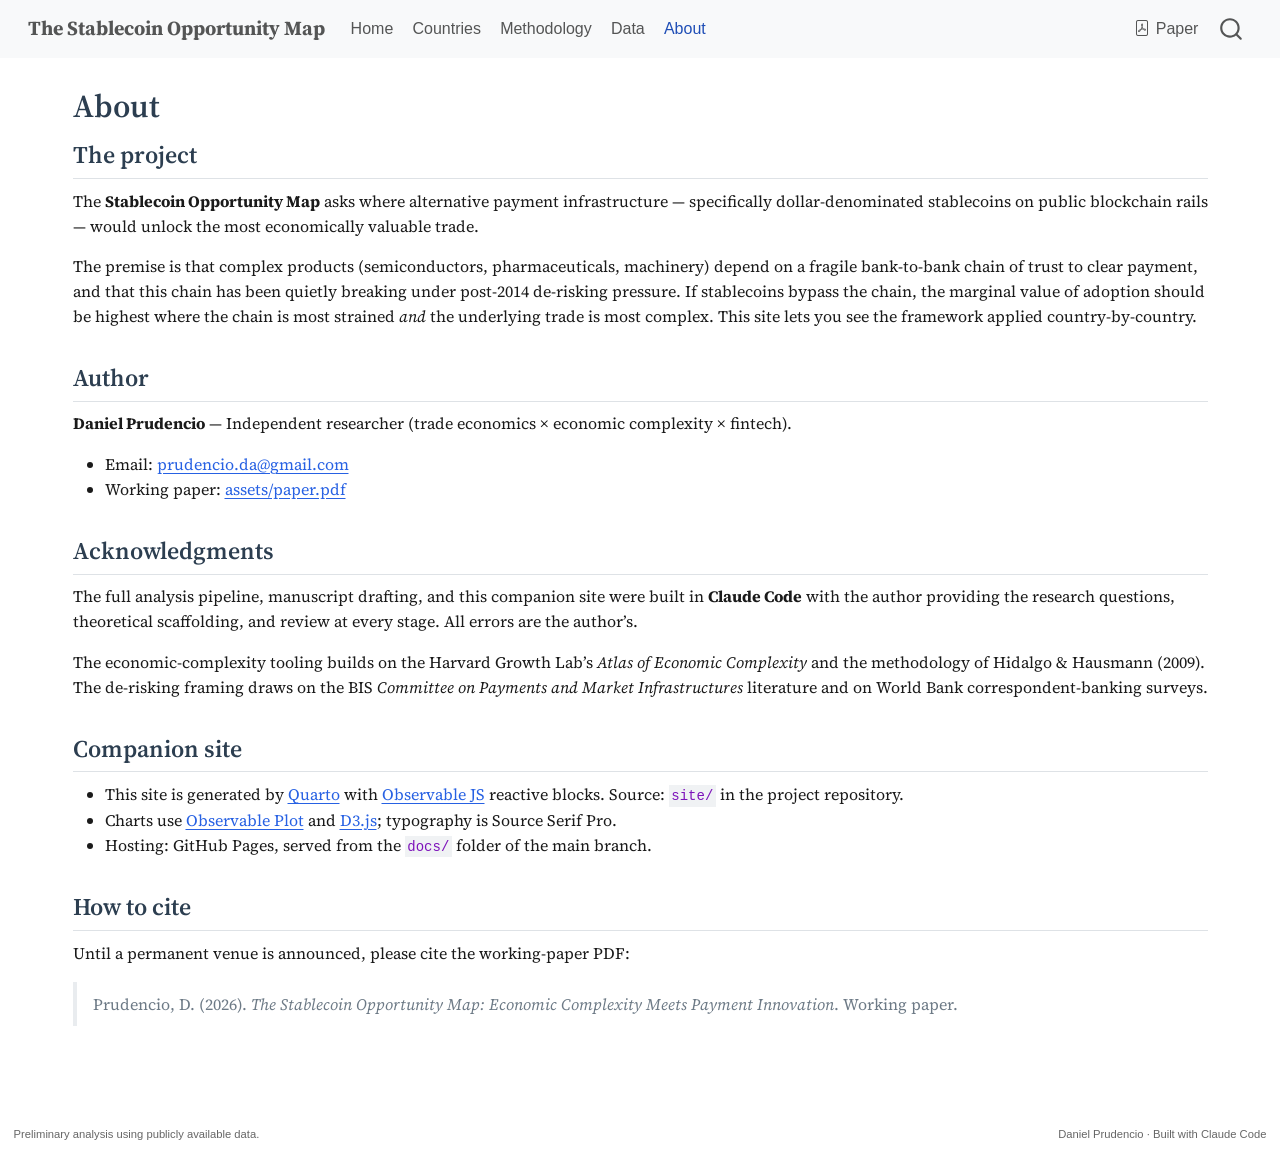
<file: docs/about.html>
<!DOCTYPE html>
<html xmlns="http://www.w3.org/1999/xhtml" lang="en" xml:lang="en"><head>

<meta charset="utf-8">
<meta name="generator" content="quarto-1.9.35">

<meta name="viewport" content="width=device-width, initial-scale=1.0, user-scalable=yes">


<title>About — Stablecoin Opportunity Map – The Stablecoin Opportunity Map</title>
<style>
/* Default styles provided by pandoc.
** See https://pandoc.org/MANUAL.html#variables-for-html for config info.
*/
code{white-space: pre-wrap;}
span.smallcaps{font-variant: small-caps;}
div.columns{display: flex; gap: min(4vw, 1.5em);}
div.column{flex: auto; overflow-x: auto;}
div.hanging-indent{margin-left: 1.5em; text-indent: -1.5em;}
ul.task-list{list-style: none;}
ul.task-list li input[type="checkbox"] {
  width: 0.8em;
  margin: 0 0.8em 0.2em -1em; /* quarto-specific, see https://github.com/quarto-dev/quarto-cli/issues/4556 */ 
  vertical-align: middle;
}
</style>


<script src="site_libs/quarto-nav/quarto-nav.js"></script>
<script src="site_libs/quarto-nav/headroom.min.js"></script>
<script src="site_libs/clipboard/clipboard.min.js"></script>
<script src="site_libs/quarto-search/autocomplete.umd.js"></script>
<script src="site_libs/quarto-search/fuse.min.js"></script>
<script src="site_libs/quarto-search/quarto-search.js"></script>
<meta name="quarto:offset" content="./">
<script src="site_libs/quarto-html/quarto.js" type="module"></script>
<script src="site_libs/quarto-html/tabsets/tabsets.js" type="module"></script>
<script src="site_libs/quarto-html/popper.min.js"></script>
<script src="site_libs/quarto-html/tippy.umd.min.js"></script>
<script src="site_libs/quarto-html/anchor.min.js"></script>
<link href="site_libs/quarto-html/tippy.css" rel="stylesheet">
<link href="site_libs/quarto-html/quarto-syntax-highlighting-46f66b053e56abd73bb6e954d61a315b.css" rel="stylesheet" id="quarto-text-highlighting-styles">
<script src="site_libs/bootstrap/bootstrap.min.js"></script>
<link href="site_libs/bootstrap/bootstrap-icons.css" rel="stylesheet">
<link href="site_libs/bootstrap/bootstrap-8c23a962269cd88c48cf1000cbaad51a.min.css" rel="stylesheet" append-hash="true" id="quarto-bootstrap" data-mode="light">
<script id="quarto-search-options" type="application/json">{
  "location": "navbar",
  "copy-button": false,
  "collapse-after": 3,
  "panel-placement": "end",
  "type": "overlay",
  "limit": 50,
  "keyboard-shortcut": [
    "f",
    "/",
    "s"
  ],
  "show-item-context": false,
  "language": {
    "search-no-results-text": "No results",
    "search-matching-documents-text": "matching documents",
    "search-copy-link-title": "Copy link to search",
    "search-hide-matches-text": "Hide additional matches",
    "search-more-match-text": "more match in this document",
    "search-more-matches-text": "more matches in this document",
    "search-clear-button-title": "Clear",
    "search-text-placeholder": "",
    "search-detached-cancel-button-title": "Cancel",
    "search-submit-button-title": "Submit",
    "search-label": "Search"
  }
}</script>
<link rel="icon" type="image/svg+xml" href="assets/favicon.svg">
<link rel="preconnect" href="https://fonts.googleapis.com">
<link rel="preconnect" href="https://fonts.gstatic.com" crossorigin="">
<link href="https://fonts.googleapis.com/css2?family=Source+Serif+Pro:wght@400;600;700&amp;display=swap" rel="stylesheet">


<link rel="stylesheet" href="assets/custom.css">
<meta property="og:title" content="About — Stablecoin Opportunity Map">
<meta property="og:description" content="Where would alternative payment infrastructure unlock the most economically valuable trade?">
<meta property="og:site_name" content="The Stablecoin Opportunity Map">
<meta name="twitter:title" content="About — Stablecoin Opportunity Map">
<meta name="twitter:description" content="Where would alternative payment infrastructure unlock the most economically valuable trade?">
<meta name="twitter:card" content="summary">
</head>

<body class="nav-fixed quarto-light">

<div id="quarto-search-results"></div>
  <header id="quarto-header" class="headroom fixed-top">
    <nav class="navbar navbar-expand-lg " data-bs-theme="dark">
      <div class="navbar-container container-fluid">
      <div class="navbar-brand-container mx-auto">
    <a class="navbar-brand" href="./index.html">
    <span class="navbar-title">The Stablecoin Opportunity Map</span>
    </a>
  </div>
            <div id="quarto-search" class="" title="Search"></div>
          <button class="navbar-toggler" type="button" data-bs-toggle="collapse" data-bs-target="#navbarCollapse" aria-controls="navbarCollapse" role="menu" aria-expanded="false" aria-label="Toggle navigation" onclick="if (window.quartoToggleHeadroom) { window.quartoToggleHeadroom(); }">
  <span class="navbar-toggler-icon"></span>
</button>
          <div class="collapse navbar-collapse" id="navbarCollapse">
            <ul class="navbar-nav navbar-nav-scroll me-auto">
  <li class="nav-item">
    <a class="nav-link" href="./index.html"> 
<span class="menu-text">Home</span></a>
  </li>  
  <li class="nav-item">
    <a class="nav-link" href="./country.html"> 
<span class="menu-text">Countries</span></a>
  </li>  
  <li class="nav-item">
    <a class="nav-link" href="./method.html"> 
<span class="menu-text">Methodology</span></a>
  </li>  
  <li class="nav-item">
    <a class="nav-link" href="./data.html"> 
<span class="menu-text">Data</span></a>
  </li>  
  <li class="nav-item">
    <a class="nav-link active" href="./about.html" aria-current="page"> 
<span class="menu-text">About</span></a>
  </li>  
</ul>
            <ul class="navbar-nav navbar-nav-scroll ms-auto">
  <li class="nav-item">
    <a class="nav-link" href="./assets/paper.pdf"> <i class="bi bi-file-pdf" role="img">
</i> 
<span class="menu-text">Paper</span></a>
  </li>  
</ul>
          </div> <!-- /navcollapse -->
            <div class="quarto-navbar-tools">
</div>
      </div> <!-- /container-fluid -->
    </nav>
</header>
<!-- content -->
<div id="quarto-content" class="quarto-container page-columns page-rows-contents page-layout-full page-navbar">
<!-- sidebar -->
<!-- margin-sidebar -->
    
<!-- main -->
<main class="content column-page" id="quarto-document-content">

<header id="title-block-header" class="quarto-title-block default">
<div class="quarto-title">
<h1 class="title">About</h1>
</div>



<div class="quarto-title-meta column-page">

    
  
    
  </div>
  


</header>


<section id="the-project" class="level2">
<h2 class="anchored" data-anchor-id="the-project">The project</h2>
<p>The <strong>Stablecoin Opportunity Map</strong> asks where alternative payment infrastructure — specifically dollar-denominated stablecoins on public blockchain rails — would unlock the most economically valuable trade.</p>
<p>The premise is that complex products (semiconductors, pharmaceuticals, machinery) depend on a fragile bank-to-bank chain of trust to clear payment, and that this chain has been quietly breaking under post-2014 de-risking pressure. If stablecoins bypass the chain, the marginal value of adoption should be highest where the chain is most strained <em>and</em> the underlying trade is most complex. This site lets you see the framework applied country-by-country.</p>
</section>
<section id="author" class="level2">
<h2 class="anchored" data-anchor-id="author">Author</h2>
<p><strong>Daniel Prudencio</strong> — Independent researcher (trade economics × economic complexity × fintech).</p>
<ul>
<li>Email: <a href="mailto:prudencio.da@gmail.com">prudencio.da@gmail.com</a></li>
<li>Working paper: <a href="assets/paper.pdf">assets/paper.pdf</a></li>
</ul>
</section>
<section id="acknowledgments" class="level2">
<h2 class="anchored" data-anchor-id="acknowledgments">Acknowledgments</h2>
<p>The full analysis pipeline, manuscript drafting, and this companion site were built in <strong>Claude Code</strong> with the author providing the research questions, theoretical scaffolding, and review at every stage. All errors are the author’s.</p>
<p>The economic-complexity tooling builds on the Harvard Growth Lab’s <em>Atlas of Economic Complexity</em> and the methodology of Hidalgo &amp; Hausmann (2009). The de-risking framing draws on the BIS <em>Committee on Payments and Market Infrastructures</em> literature and on World Bank correspondent-banking surveys.</p>
</section>
<section id="companion-site" class="level2">
<h2 class="anchored" data-anchor-id="companion-site">Companion site</h2>
<ul>
<li>This site is generated by <a href="https://quarto.org">Quarto</a> with <a href="https://observablehq.com">Observable JS</a> reactive blocks. Source: <code>site/</code> in the project repository.</li>
<li>Charts use <a href="https://observablehq.com/plot">Observable Plot</a> and <a href="https://d3js.org">D3.js</a>; typography is Source Serif Pro.</li>
<li>Hosting: GitHub Pages, served from the <code>docs/</code> folder of the main branch.</li>
</ul>
</section>
<section id="how-to-cite" class="level2">
<h2 class="anchored" data-anchor-id="how-to-cite">How to cite</h2>
<p>Until a permanent venue is announced, please cite the working-paper PDF:</p>
<blockquote class="blockquote">
<p>Prudencio, D. (2026). <em>The Stablecoin Opportunity Map: Economic Complexity Meets Payment Innovation</em>. Working paper.</p>
</blockquote>


</section>

</main> <!-- /main -->
<script id="quarto-html-after-body" type="application/javascript">
  window.document.addEventListener("DOMContentLoaded", function (event) {
    const icon = "";
    const anchorJS = new window.AnchorJS();
    anchorJS.options = {
      placement: 'right',
      icon: icon
    };
    anchorJS.add('.anchored');
    const isCodeAnnotation = (el) => {
      for (const clz of el.classList) {
        if (clz.startsWith('code-annotation-')) {                     
          return true;
        }
      }
      return false;
    }
    const onCopySuccess = function(e) {
      // button target
      const button = e.trigger;
      // don't keep focus
      button.blur();
      // flash "checked"
      button.classList.add('code-copy-button-checked');
      var currentTitle = button.getAttribute("title");
      button.setAttribute("title", "Copied!");
      let tooltip;
      if (window.bootstrap) {
        button.setAttribute("data-bs-toggle", "tooltip");
        button.setAttribute("data-bs-placement", "left");
        button.setAttribute("data-bs-title", "Copied!");
        tooltip = new bootstrap.Tooltip(button, 
          { trigger: "manual", 
            customClass: "code-copy-button-tooltip",
            offset: [0, -8]});
        tooltip.show();    
      }
      setTimeout(function() {
        if (tooltip) {
          tooltip.hide();
          button.removeAttribute("data-bs-title");
          button.removeAttribute("data-bs-toggle");
          button.removeAttribute("data-bs-placement");
        }
        button.setAttribute("title", currentTitle);
        button.classList.remove('code-copy-button-checked');
      }, 1000);
      // clear code selection
      e.clearSelection();
    }
    const getTextToCopy = function(trigger) {
      const outerScaffold = trigger.parentElement.cloneNode(true);
      const codeEl = outerScaffold.querySelector('code');
      for (const childEl of codeEl.children) {
        if (isCodeAnnotation(childEl)) {
          childEl.remove();
        }
      }
      return codeEl.innerText;
    }
    const clipboard = new window.ClipboardJS('.code-copy-button:not([data-in-quarto-modal])', {
      text: getTextToCopy
    });
    clipboard.on('success', onCopySuccess);
    if (window.document.getElementById('quarto-embedded-source-code-modal')) {
      const clipboardModal = new window.ClipboardJS('.code-copy-button[data-in-quarto-modal]', {
        text: getTextToCopy,
        container: window.document.getElementById('quarto-embedded-source-code-modal')
      });
      clipboardModal.on('success', onCopySuccess);
    }
      var localhostRegex = new RegExp(/^(?:http|https):\/\/localhost\:?[0-9]*\//);
      var mailtoRegex = new RegExp(/^mailto:/);
        var filterRegex = new RegExp('/' + window.location.host + '/');
      var isInternal = (href) => {
          return filterRegex.test(href) || localhostRegex.test(href) || mailtoRegex.test(href);
      }
      // Inspect non-navigation links and adorn them if external
     var links = window.document.querySelectorAll('a[href]:not(.nav-link):not(.navbar-brand):not(.toc-action):not(.sidebar-link):not(.sidebar-item-toggle):not(.pagination-link):not(.no-external):not([aria-hidden]):not(.dropdown-item):not(.quarto-navigation-tool):not(.about-link)');
      for (var i=0; i<links.length; i++) {
        const link = links[i];
        if (!isInternal(link.href)) {
          // undo the damage that might have been done by quarto-nav.js in the case of
          // links that we want to consider external
          if (link.dataset.originalHref !== undefined) {
            link.href = link.dataset.originalHref;
          }
        }
      }
    function tippyHover(el, contentFn, onTriggerFn, onUntriggerFn) {
      const config = {
        allowHTML: true,
        maxWidth: 500,
        delay: 100,
        arrow: false,
        appendTo: function(el) {
            return el.parentElement;
        },
        interactive: true,
        interactiveBorder: 10,
        theme: 'quarto',
        placement: 'bottom-start',
      };
      if (contentFn) {
        config.content = contentFn;
      }
      if (onTriggerFn) {
        config.onTrigger = onTriggerFn;
      }
      if (onUntriggerFn) {
        config.onUntrigger = onUntriggerFn;
      }
      window.tippy(el, config); 
    }
    const noterefs = window.document.querySelectorAll('a[role="doc-noteref"]');
    for (var i=0; i<noterefs.length; i++) {
      const ref = noterefs[i];
      tippyHover(ref, function() {
        // use id or data attribute instead here
        let href = ref.getAttribute('data-footnote-href') || ref.getAttribute('href');
        try { href = new URL(href).hash; } catch {}
        const id = href.replace(/^#\/?/, "");
        const note = window.document.getElementById(id);
        if (note) {
          return note.innerHTML;
        } else {
          return "";
        }
      });
    }
    const xrefs = window.document.querySelectorAll('a.quarto-xref');
    const processXRef = (id, note) => {
      // Strip column container classes
      const stripColumnClz = (el) => {
        el.classList.remove("page-full", "page-columns");
        if (el.children) {
          for (const child of el.children) {
            stripColumnClz(child);
          }
        }
      }
      stripColumnClz(note)
      if (id === null || id.startsWith('sec-')) {
        // Special case sections, only their first couple elements
        const container = document.createElement("div");
        if (note.children && note.children.length > 2) {
          container.appendChild(note.children[0].cloneNode(true));
          for (let i = 1; i < note.children.length; i++) {
            const child = note.children[i];
            if (child.tagName === "P" && child.innerText === "") {
              continue;
            } else {
              container.appendChild(child.cloneNode(true));
              break;
            }
          }
          if (window.Quarto?.typesetMath) {
            window.Quarto.typesetMath(container);
          }
          return container.innerHTML
        } else {
          if (window.Quarto?.typesetMath) {
            window.Quarto.typesetMath(note);
          }
          return note.innerHTML;
        }
      } else {
        // Remove any anchor links if they are present
        const anchorLink = note.querySelector('a.anchorjs-link');
        if (anchorLink) {
          anchorLink.remove();
        }
        if (window.Quarto?.typesetMath) {
          window.Quarto.typesetMath(note);
        }
        if (note.classList.contains("callout")) {
          return note.outerHTML;
        } else {
          return note.innerHTML;
        }
      }
    }
    for (var i=0; i<xrefs.length; i++) {
      const xref = xrefs[i];
      tippyHover(xref, undefined, function(instance) {
        instance.disable();
        let url = xref.getAttribute('href');
        let hash = undefined; 
        if (url.startsWith('#')) {
          hash = url;
        } else {
          try { hash = new URL(url).hash; } catch {}
        }
        if (hash) {
          const id = hash.replace(/^#\/?/, "");
          const note = window.document.getElementById(id);
          if (note !== null) {
            try {
              const html = processXRef(id, note.cloneNode(true));
              instance.setContent(html);
            } finally {
              instance.enable();
              instance.show();
            }
          } else {
            // See if we can fetch this
            fetch(url.split('#')[0])
            .then(res => res.text())
            .then(html => {
              const parser = new DOMParser();
              const htmlDoc = parser.parseFromString(html, "text/html");
              const note = htmlDoc.getElementById(id);
              if (note !== null) {
                const html = processXRef(id, note);
                instance.setContent(html);
              } 
            }).finally(() => {
              instance.enable();
              instance.show();
            });
          }
        } else {
          // See if we can fetch a full url (with no hash to target)
          // This is a special case and we should probably do some content thinning / targeting
          fetch(url)
          .then(res => res.text())
          .then(html => {
            const parser = new DOMParser();
            const htmlDoc = parser.parseFromString(html, "text/html");
            const note = htmlDoc.querySelector('main.content');
            if (note !== null) {
              // This should only happen for chapter cross references
              // (since there is no id in the URL)
              // remove the first header
              if (note.children.length > 0 && note.children[0].tagName === "HEADER") {
                note.children[0].remove();
              }
              const html = processXRef(null, note);
              instance.setContent(html);
            } 
          }).finally(() => {
            instance.enable();
            instance.show();
          });
        }
      }, function(instance) {
      });
    }
        let selectedAnnoteEl;
        const selectorForAnnotation = ( cell, annotation) => {
          let cellAttr = 'data-code-cell="' + cell + '"';
          let lineAttr = 'data-code-annotation="' +  annotation + '"';
          const selector = 'span[' + cellAttr + '][' + lineAttr + ']';
          return selector;
        }
        const selectCodeLines = (annoteEl) => {
          const doc = window.document;
          const targetCell = annoteEl.getAttribute("data-target-cell");
          const targetAnnotation = annoteEl.getAttribute("data-target-annotation");
          const annoteSpan = window.document.querySelector(selectorForAnnotation(targetCell, targetAnnotation));
          const lines = annoteSpan.getAttribute("data-code-lines").split(",");
          const lineIds = lines.map((line) => {
            return targetCell + "-" + line;
          })
          let top = null;
          let height = null;
          let parent = null;
          if (lineIds.length > 0) {
              //compute the position of the single el (top and bottom and make a div)
              const el = window.document.getElementById(lineIds[0]);
              top = el.offsetTop;
              height = el.offsetHeight;
              parent = el.parentElement.parentElement;
            if (lineIds.length > 1) {
              const lastEl = window.document.getElementById(lineIds[lineIds.length - 1]);
              const bottom = lastEl.offsetTop + lastEl.offsetHeight;
              height = bottom - top;
            }
            if (top !== null && height !== null && parent !== null) {
              // cook up a div (if necessary) and position it 
              let div = window.document.getElementById("code-annotation-line-highlight");
              if (div === null) {
                div = window.document.createElement("div");
                div.setAttribute("id", "code-annotation-line-highlight");
                div.style.position = 'absolute';
                parent.appendChild(div);
              }
              div.style.top = top - 2 + "px";
              div.style.height = height + 4 + "px";
              div.style.left = 0;
              let gutterDiv = window.document.getElementById("code-annotation-line-highlight-gutter");
              if (gutterDiv === null) {
                gutterDiv = window.document.createElement("div");
                gutterDiv.setAttribute("id", "code-annotation-line-highlight-gutter");
                gutterDiv.style.position = 'absolute';
                const codeCell = window.document.getElementById(targetCell);
                const gutter = codeCell.querySelector('.code-annotation-gutter');
                gutter.appendChild(gutterDiv);
              }
              gutterDiv.style.top = top - 2 + "px";
              gutterDiv.style.height = height + 4 + "px";
            }
            selectedAnnoteEl = annoteEl;
          }
        };
        const unselectCodeLines = () => {
          const elementsIds = ["code-annotation-line-highlight", "code-annotation-line-highlight-gutter"];
          elementsIds.forEach((elId) => {
            const div = window.document.getElementById(elId);
            if (div) {
              div.remove();
            }
          });
          selectedAnnoteEl = undefined;
        };
          // Handle positioning of the toggle
      window.addEventListener(
        "resize",
        throttle(() => {
          elRect = undefined;
          if (selectedAnnoteEl) {
            selectCodeLines(selectedAnnoteEl);
          }
        }, 10)
      );
      function throttle(fn, ms) {
      let throttle = false;
      let timer;
        return (...args) => {
          if(!throttle) { // first call gets through
              fn.apply(this, args);
              throttle = true;
          } else { // all the others get throttled
              if(timer) clearTimeout(timer); // cancel #2
              timer = setTimeout(() => {
                fn.apply(this, args);
                timer = throttle = false;
              }, ms);
          }
        };
      }
        // Attach click handler to the DT
        const annoteDls = window.document.querySelectorAll('dt[data-target-cell]');
        for (const annoteDlNode of annoteDls) {
          annoteDlNode.addEventListener('click', (event) => {
            const clickedEl = event.target;
            if (clickedEl !== selectedAnnoteEl) {
              unselectCodeLines();
              const activeEl = window.document.querySelector('dt[data-target-cell].code-annotation-active');
              if (activeEl) {
                activeEl.classList.remove('code-annotation-active');
              }
              selectCodeLines(clickedEl);
              clickedEl.classList.add('code-annotation-active');
            } else {
              // Unselect the line
              unselectCodeLines();
              clickedEl.classList.remove('code-annotation-active');
            }
          });
        }
    const findCites = (el) => {
      const parentEl = el.parentElement;
      if (parentEl) {
        const cites = parentEl.dataset.cites;
        if (cites) {
          return {
            el,
            cites: cites.split(' ')
          };
        } else {
          return findCites(el.parentElement)
        }
      } else {
        return undefined;
      }
    };
    var bibliorefs = window.document.querySelectorAll('a[role="doc-biblioref"]');
    for (var i=0; i<bibliorefs.length; i++) {
      const ref = bibliorefs[i];
      const citeInfo = findCites(ref);
      if (citeInfo) {
        tippyHover(citeInfo.el, function() {
          var popup = window.document.createElement('div');
          citeInfo.cites.forEach(function(cite) {
            var citeDiv = window.document.createElement('div');
            citeDiv.classList.add('hanging-indent');
            citeDiv.classList.add('csl-entry');
            var biblioDiv = window.document.getElementById('ref-' + cite);
            if (biblioDiv) {
              citeDiv.innerHTML = biblioDiv.innerHTML;
            }
            popup.appendChild(citeDiv);
          });
          return popup.innerHTML;
        });
      }
    }
  });
  </script>
</div> <!-- /content -->
<footer class="footer">
  <div class="nav-footer">
    <div class="nav-footer-left">
<p>Preliminary analysis using publicly available data.</p>
</div>   
    <div class="nav-footer-center">
      &nbsp;
    </div>
    <div class="nav-footer-right">
<p>Daniel Prudencio · Built with Claude Code</p>
</div>
  </div>
</footer>




</body></html>
</file>
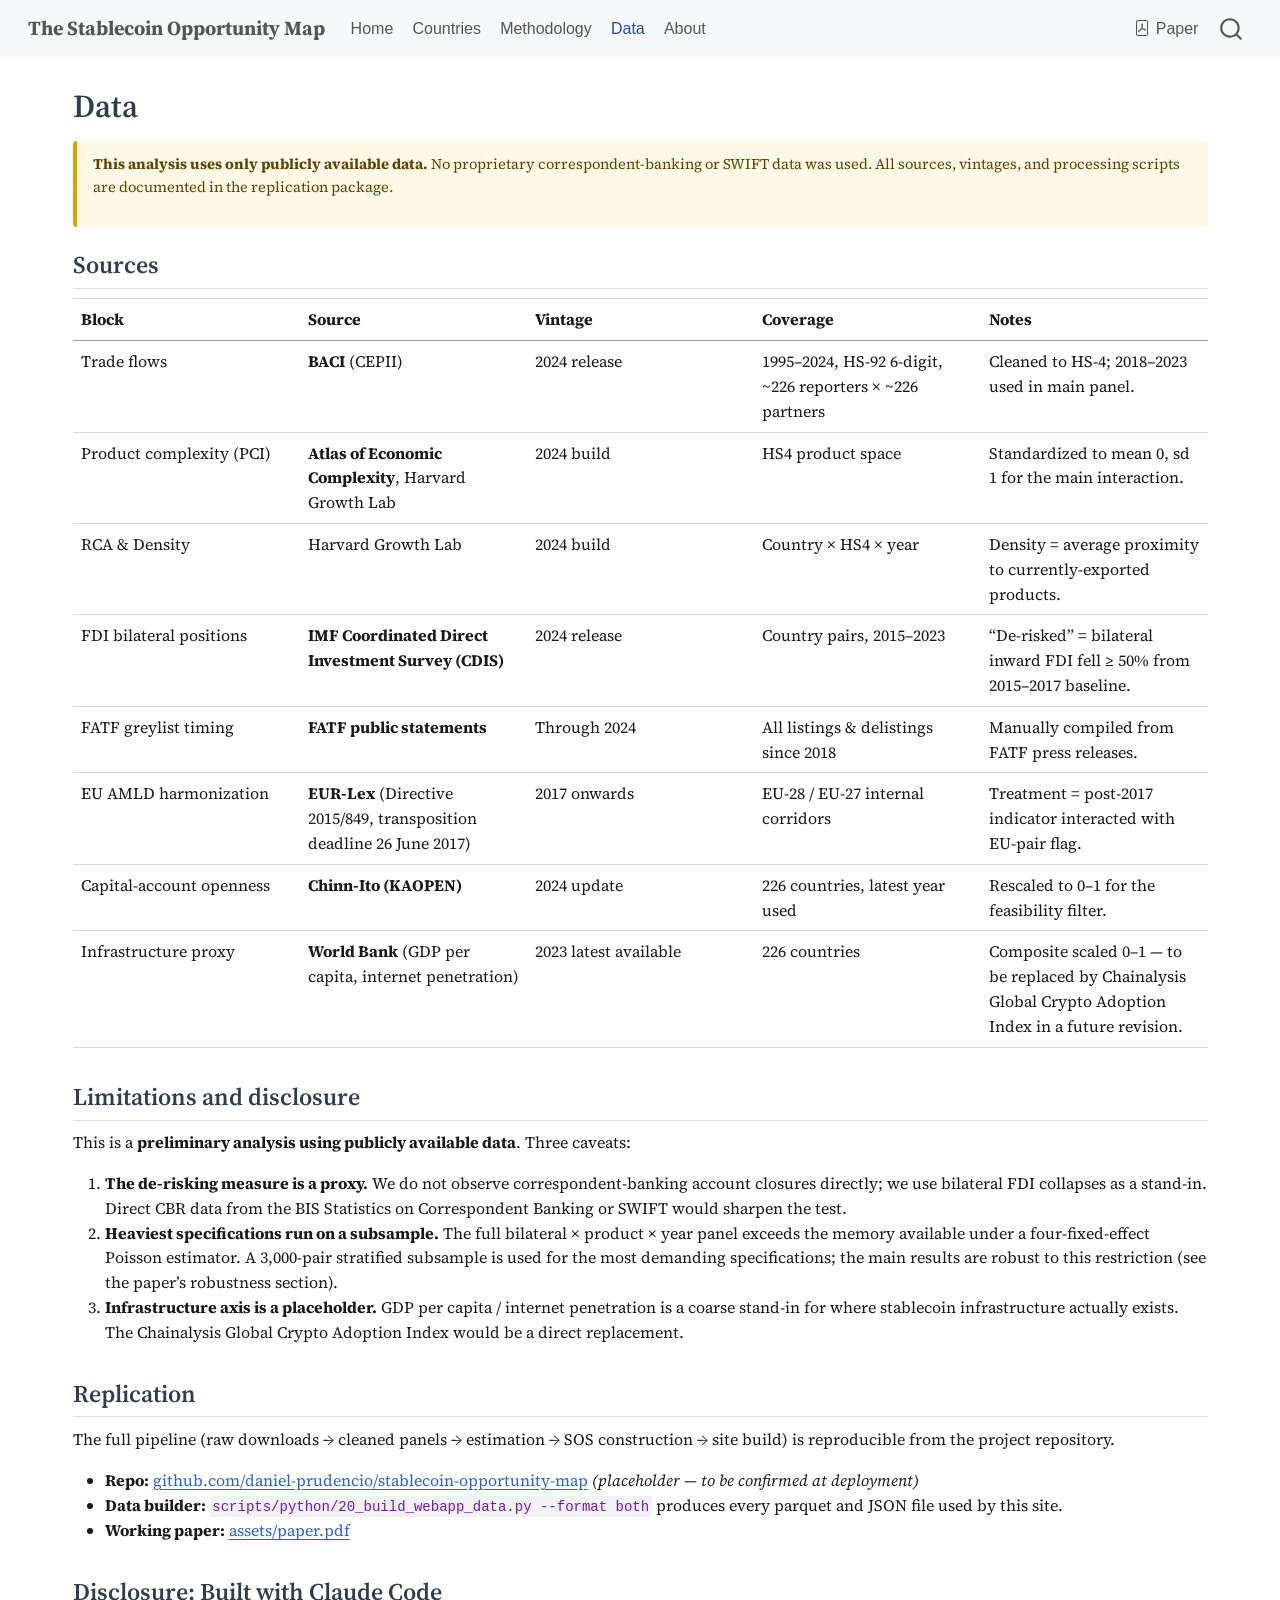
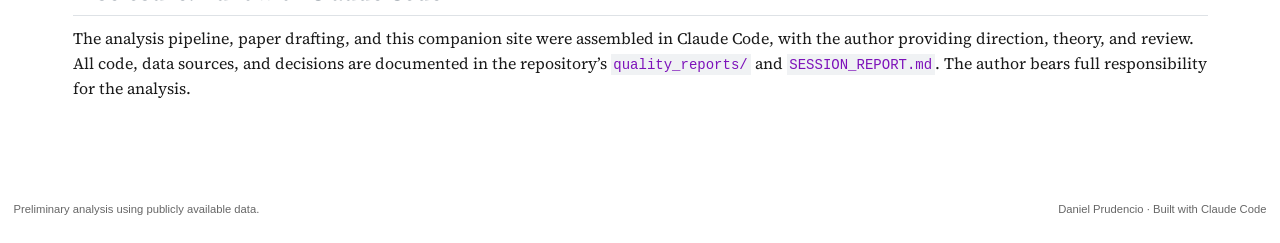
<file: docs/data.html>
<!DOCTYPE html>
<html xmlns="http://www.w3.org/1999/xhtml" lang="en" xml:lang="en"><head>

<meta charset="utf-8">
<meta name="generator" content="quarto-1.9.35">

<meta name="viewport" content="width=device-width, initial-scale=1.0, user-scalable=yes">

<meta name="description" content="Public data sources, replication package, and disclosure notes for the Stablecoin Opportunity Map.">

<title>Data — Stablecoin Opportunity Map – The Stablecoin Opportunity Map</title>
<style>
/* Default styles provided by pandoc.
** See https://pandoc.org/MANUAL.html#variables-for-html for config info.
*/
code{white-space: pre-wrap;}
span.smallcaps{font-variant: small-caps;}
div.columns{display: flex; gap: min(4vw, 1.5em);}
div.column{flex: auto; overflow-x: auto;}
div.hanging-indent{margin-left: 1.5em; text-indent: -1.5em;}
ul.task-list{list-style: none;}
ul.task-list li input[type="checkbox"] {
  width: 0.8em;
  margin: 0 0.8em 0.2em -1em; /* quarto-specific, see https://github.com/quarto-dev/quarto-cli/issues/4556 */ 
  vertical-align: middle;
}
</style>


<script src="site_libs/quarto-nav/quarto-nav.js"></script>
<script src="site_libs/quarto-nav/headroom.min.js"></script>
<script src="site_libs/clipboard/clipboard.min.js"></script>
<script src="site_libs/quarto-search/autocomplete.umd.js"></script>
<script src="site_libs/quarto-search/fuse.min.js"></script>
<script src="site_libs/quarto-search/quarto-search.js"></script>
<meta name="quarto:offset" content="./">
<script src="site_libs/quarto-html/quarto.js" type="module"></script>
<script src="site_libs/quarto-html/tabsets/tabsets.js" type="module"></script>
<script src="site_libs/quarto-html/popper.min.js"></script>
<script src="site_libs/quarto-html/tippy.umd.min.js"></script>
<script src="site_libs/quarto-html/anchor.min.js"></script>
<link href="site_libs/quarto-html/tippy.css" rel="stylesheet">
<link href="site_libs/quarto-html/quarto-syntax-highlighting-46f66b053e56abd73bb6e954d61a315b.css" rel="stylesheet" id="quarto-text-highlighting-styles">
<script src="site_libs/bootstrap/bootstrap.min.js"></script>
<link href="site_libs/bootstrap/bootstrap-icons.css" rel="stylesheet">
<link href="site_libs/bootstrap/bootstrap-8c23a962269cd88c48cf1000cbaad51a.min.css" rel="stylesheet" append-hash="true" id="quarto-bootstrap" data-mode="light">
<script id="quarto-search-options" type="application/json">{
  "location": "navbar",
  "copy-button": false,
  "collapse-after": 3,
  "panel-placement": "end",
  "type": "overlay",
  "limit": 50,
  "keyboard-shortcut": [
    "f",
    "/",
    "s"
  ],
  "show-item-context": false,
  "language": {
    "search-no-results-text": "No results",
    "search-matching-documents-text": "matching documents",
    "search-copy-link-title": "Copy link to search",
    "search-hide-matches-text": "Hide additional matches",
    "search-more-match-text": "more match in this document",
    "search-more-matches-text": "more matches in this document",
    "search-clear-button-title": "Clear",
    "search-text-placeholder": "",
    "search-detached-cancel-button-title": "Cancel",
    "search-submit-button-title": "Submit",
    "search-label": "Search"
  }
}</script>
<link rel="icon" type="image/svg+xml" href="assets/favicon.svg">
<link rel="preconnect" href="https://fonts.googleapis.com">
<link rel="preconnect" href="https://fonts.gstatic.com" crossorigin="">
<link href="https://fonts.googleapis.com/css2?family=Source+Serif+Pro:wght@400;600;700&amp;display=swap" rel="stylesheet">


<link rel="stylesheet" href="assets/custom.css">
<meta property="og:title" content="Data — Stablecoin Opportunity Map">
<meta property="og:description" content="Where would alternative payment infrastructure unlock the most economically valuable trade?">
<meta property="og:site_name" content="The Stablecoin Opportunity Map">
<meta name="twitter:title" content="Data — Stablecoin Opportunity Map">
<meta name="twitter:description" content="Where would alternative payment infrastructure unlock the most economically valuable trade?">
<meta name="twitter:card" content="summary">
</head>

<body class="nav-fixed quarto-light">

<div id="quarto-search-results"></div>
  <header id="quarto-header" class="headroom fixed-top">
    <nav class="navbar navbar-expand-lg " data-bs-theme="dark">
      <div class="navbar-container container-fluid">
      <div class="navbar-brand-container mx-auto">
    <a class="navbar-brand" href="./index.html">
    <span class="navbar-title">The Stablecoin Opportunity Map</span>
    </a>
  </div>
            <div id="quarto-search" class="" title="Search"></div>
          <button class="navbar-toggler" type="button" data-bs-toggle="collapse" data-bs-target="#navbarCollapse" aria-controls="navbarCollapse" role="menu" aria-expanded="false" aria-label="Toggle navigation" onclick="if (window.quartoToggleHeadroom) { window.quartoToggleHeadroom(); }">
  <span class="navbar-toggler-icon"></span>
</button>
          <div class="collapse navbar-collapse" id="navbarCollapse">
            <ul class="navbar-nav navbar-nav-scroll me-auto">
  <li class="nav-item">
    <a class="nav-link" href="./index.html"> 
<span class="menu-text">Home</span></a>
  </li>  
  <li class="nav-item">
    <a class="nav-link" href="./country.html"> 
<span class="menu-text">Countries</span></a>
  </li>  
  <li class="nav-item">
    <a class="nav-link" href="./method.html"> 
<span class="menu-text">Methodology</span></a>
  </li>  
  <li class="nav-item">
    <a class="nav-link active" href="./data.html" aria-current="page"> 
<span class="menu-text">Data</span></a>
  </li>  
  <li class="nav-item">
    <a class="nav-link" href="./about.html"> 
<span class="menu-text">About</span></a>
  </li>  
</ul>
            <ul class="navbar-nav navbar-nav-scroll ms-auto">
  <li class="nav-item">
    <a class="nav-link" href="./assets/paper.pdf"> <i class="bi bi-file-pdf" role="img">
</i> 
<span class="menu-text">Paper</span></a>
  </li>  
</ul>
          </div> <!-- /navcollapse -->
            <div class="quarto-navbar-tools">
</div>
      </div> <!-- /container-fluid -->
    </nav>
</header>
<!-- content -->
<div id="quarto-content" class="quarto-container page-columns page-rows-contents page-layout-full page-navbar">
<!-- sidebar -->
<!-- margin-sidebar -->
    
<!-- main -->
<main class="content column-page" id="quarto-document-content">

<header id="title-block-header" class="quarto-title-block default">
<div class="quarto-title">
<h1 class="title">Data</h1>
</div>



<div class="quarto-title-meta column-page">

    
  
    
  </div>
  


</header>


<div class="sos-disclaimer">
<p><strong>This analysis uses only publicly available data.</strong> No proprietary correspondent-banking or SWIFT data was used. All sources, vintages, and processing scripts are documented in the replication package.</p>
</div>
<section id="sources" class="level2">
<h2 class="anchored" data-anchor-id="sources">Sources</h2>
<table class="caption-top table">
<colgroup>
<col style="width: 20%">
<col style="width: 20%">
<col style="width: 20%">
<col style="width: 20%">
<col style="width: 20%">
</colgroup>
<thead>
<tr class="header">
<th>Block</th>
<th>Source</th>
<th>Vintage</th>
<th>Coverage</th>
<th>Notes</th>
</tr>
</thead>
<tbody>
<tr class="odd">
<td>Trade flows</td>
<td><strong>BACI</strong> (CEPII)</td>
<td>2024 release</td>
<td>1995–2024, HS-92 6-digit, ~226 reporters × ~226 partners</td>
<td>Cleaned to HS-4; 2018–2023 used in main panel.</td>
</tr>
<tr class="even">
<td>Product complexity (PCI)</td>
<td><strong>Atlas of Economic Complexity</strong>, Harvard Growth Lab</td>
<td>2024 build</td>
<td>HS4 product space</td>
<td>Standardized to mean 0, sd 1 for the main interaction.</td>
</tr>
<tr class="odd">
<td>RCA &amp; Density</td>
<td>Harvard Growth Lab</td>
<td>2024 build</td>
<td>Country × HS4 × year</td>
<td>Density = average proximity to currently-exported products.</td>
</tr>
<tr class="even">
<td>FDI bilateral positions</td>
<td><strong>IMF Coordinated Direct Investment Survey (CDIS)</strong></td>
<td>2024 release</td>
<td>Country pairs, 2015–2023</td>
<td>“De-risked” = bilateral inward FDI fell ≥ 50% from 2015–2017 baseline.</td>
</tr>
<tr class="odd">
<td>FATF greylist timing</td>
<td><strong>FATF public statements</strong></td>
<td>Through 2024</td>
<td>All listings &amp; delistings since 2018</td>
<td>Manually compiled from FATF press releases.</td>
</tr>
<tr class="even">
<td>EU AMLD harmonization</td>
<td><strong>EUR-Lex</strong> (Directive 2015/849, transposition deadline 26 June 2017)</td>
<td>2017 onwards</td>
<td>EU-28 / EU-27 internal corridors</td>
<td>Treatment = post-2017 indicator interacted with EU-pair flag.</td>
</tr>
<tr class="odd">
<td>Capital-account openness</td>
<td><strong>Chinn-Ito (KAOPEN)</strong></td>
<td>2024 update</td>
<td>226 countries, latest year used</td>
<td>Rescaled to 0–1 for the feasibility filter.</td>
</tr>
<tr class="even">
<td>Infrastructure proxy</td>
<td><strong>World Bank</strong> (GDP per capita, internet penetration)</td>
<td>2023 latest available</td>
<td>226 countries</td>
<td>Composite scaled 0–1 — to be replaced by Chainalysis Global Crypto Adoption Index in a future revision.</td>
</tr>
</tbody>
</table>
</section>
<section id="limitations-and-disclosure" class="level2">
<h2 class="anchored" data-anchor-id="limitations-and-disclosure">Limitations and disclosure</h2>
<p>This is a <strong>preliminary analysis using publicly available data</strong>. Three caveats:</p>
<ol type="1">
<li><strong>The de-risking measure is a proxy.</strong> We do not observe correspondent-banking account closures directly; we use bilateral FDI collapses as a stand-in. Direct CBR data from the BIS Statistics on Correspondent Banking or SWIFT would sharpen the test.</li>
<li><strong>Heaviest specifications run on a subsample.</strong> The full bilateral × product × year panel exceeds the memory available under a four-fixed-effect Poisson estimator. A 3,000-pair stratified subsample is used for the most demanding specifications; the main results are robust to this restriction (see the paper’s robustness section).</li>
<li><strong>Infrastructure axis is a placeholder.</strong> GDP per capita / internet penetration is a coarse stand-in for where stablecoin infrastructure actually exists. The Chainalysis Global Crypto Adoption Index would be a direct replacement.</li>
</ol>
</section>
<section id="replication" class="level2">
<h2 class="anchored" data-anchor-id="replication">Replication</h2>
<p>The full pipeline (raw downloads → cleaned panels → estimation → SOS construction → site build) is reproducible from the project repository.</p>
<ul>
<li><strong>Repo:</strong> <a href="https://github.com/daniel-prudencio/stablecoin-opportunity-map">github.com/daniel-prudencio/stablecoin-opportunity-map</a> <em>(placeholder — to be confirmed at deployment)</em></li>
<li><strong>Data builder:</strong> <code>scripts/python/20_build_webapp_data.py --format both</code> produces every parquet and JSON file used by this site.</li>
<li><strong>Working paper:</strong> <a href="assets/paper.pdf">assets/paper.pdf</a></li>
</ul>
</section>
<section id="disclosure-built-with-claude-code" class="level2">
<h2 class="anchored" data-anchor-id="disclosure-built-with-claude-code">Disclosure: Built with Claude Code</h2>
<p>The analysis pipeline, paper drafting, and this companion site were assembled in Claude Code, with the author providing direction, theory, and review. All code, data sources, and decisions are documented in the repository’s <code>quality_reports/</code> and <code>SESSION_REPORT.md</code>. The author bears full responsibility for the analysis.</p>


</section>

</main> <!-- /main -->
<script id="quarto-html-after-body" type="application/javascript">
  window.document.addEventListener("DOMContentLoaded", function (event) {
    const icon = "";
    const anchorJS = new window.AnchorJS();
    anchorJS.options = {
      placement: 'right',
      icon: icon
    };
    anchorJS.add('.anchored');
    const isCodeAnnotation = (el) => {
      for (const clz of el.classList) {
        if (clz.startsWith('code-annotation-')) {                     
          return true;
        }
      }
      return false;
    }
    const onCopySuccess = function(e) {
      // button target
      const button = e.trigger;
      // don't keep focus
      button.blur();
      // flash "checked"
      button.classList.add('code-copy-button-checked');
      var currentTitle = button.getAttribute("title");
      button.setAttribute("title", "Copied!");
      let tooltip;
      if (window.bootstrap) {
        button.setAttribute("data-bs-toggle", "tooltip");
        button.setAttribute("data-bs-placement", "left");
        button.setAttribute("data-bs-title", "Copied!");
        tooltip = new bootstrap.Tooltip(button, 
          { trigger: "manual", 
            customClass: "code-copy-button-tooltip",
            offset: [0, -8]});
        tooltip.show();    
      }
      setTimeout(function() {
        if (tooltip) {
          tooltip.hide();
          button.removeAttribute("data-bs-title");
          button.removeAttribute("data-bs-toggle");
          button.removeAttribute("data-bs-placement");
        }
        button.setAttribute("title", currentTitle);
        button.classList.remove('code-copy-button-checked');
      }, 1000);
      // clear code selection
      e.clearSelection();
    }
    const getTextToCopy = function(trigger) {
      const outerScaffold = trigger.parentElement.cloneNode(true);
      const codeEl = outerScaffold.querySelector('code');
      for (const childEl of codeEl.children) {
        if (isCodeAnnotation(childEl)) {
          childEl.remove();
        }
      }
      return codeEl.innerText;
    }
    const clipboard = new window.ClipboardJS('.code-copy-button:not([data-in-quarto-modal])', {
      text: getTextToCopy
    });
    clipboard.on('success', onCopySuccess);
    if (window.document.getElementById('quarto-embedded-source-code-modal')) {
      const clipboardModal = new window.ClipboardJS('.code-copy-button[data-in-quarto-modal]', {
        text: getTextToCopy,
        container: window.document.getElementById('quarto-embedded-source-code-modal')
      });
      clipboardModal.on('success', onCopySuccess);
    }
      var localhostRegex = new RegExp(/^(?:http|https):\/\/localhost\:?[0-9]*\//);
      var mailtoRegex = new RegExp(/^mailto:/);
        var filterRegex = new RegExp('/' + window.location.host + '/');
      var isInternal = (href) => {
          return filterRegex.test(href) || localhostRegex.test(href) || mailtoRegex.test(href);
      }
      // Inspect non-navigation links and adorn them if external
     var links = window.document.querySelectorAll('a[href]:not(.nav-link):not(.navbar-brand):not(.toc-action):not(.sidebar-link):not(.sidebar-item-toggle):not(.pagination-link):not(.no-external):not([aria-hidden]):not(.dropdown-item):not(.quarto-navigation-tool):not(.about-link)');
      for (var i=0; i<links.length; i++) {
        const link = links[i];
        if (!isInternal(link.href)) {
          // undo the damage that might have been done by quarto-nav.js in the case of
          // links that we want to consider external
          if (link.dataset.originalHref !== undefined) {
            link.href = link.dataset.originalHref;
          }
        }
      }
    function tippyHover(el, contentFn, onTriggerFn, onUntriggerFn) {
      const config = {
        allowHTML: true,
        maxWidth: 500,
        delay: 100,
        arrow: false,
        appendTo: function(el) {
            return el.parentElement;
        },
        interactive: true,
        interactiveBorder: 10,
        theme: 'quarto',
        placement: 'bottom-start',
      };
      if (contentFn) {
        config.content = contentFn;
      }
      if (onTriggerFn) {
        config.onTrigger = onTriggerFn;
      }
      if (onUntriggerFn) {
        config.onUntrigger = onUntriggerFn;
      }
      window.tippy(el, config); 
    }
    const noterefs = window.document.querySelectorAll('a[role="doc-noteref"]');
    for (var i=0; i<noterefs.length; i++) {
      const ref = noterefs[i];
      tippyHover(ref, function() {
        // use id or data attribute instead here
        let href = ref.getAttribute('data-footnote-href') || ref.getAttribute('href');
        try { href = new URL(href).hash; } catch {}
        const id = href.replace(/^#\/?/, "");
        const note = window.document.getElementById(id);
        if (note) {
          return note.innerHTML;
        } else {
          return "";
        }
      });
    }
    const xrefs = window.document.querySelectorAll('a.quarto-xref');
    const processXRef = (id, note) => {
      // Strip column container classes
      const stripColumnClz = (el) => {
        el.classList.remove("page-full", "page-columns");
        if (el.children) {
          for (const child of el.children) {
            stripColumnClz(child);
          }
        }
      }
      stripColumnClz(note)
      if (id === null || id.startsWith('sec-')) {
        // Special case sections, only their first couple elements
        const container = document.createElement("div");
        if (note.children && note.children.length > 2) {
          container.appendChild(note.children[0].cloneNode(true));
          for (let i = 1; i < note.children.length; i++) {
            const child = note.children[i];
            if (child.tagName === "P" && child.innerText === "") {
              continue;
            } else {
              container.appendChild(child.cloneNode(true));
              break;
            }
          }
          if (window.Quarto?.typesetMath) {
            window.Quarto.typesetMath(container);
          }
          return container.innerHTML
        } else {
          if (window.Quarto?.typesetMath) {
            window.Quarto.typesetMath(note);
          }
          return note.innerHTML;
        }
      } else {
        // Remove any anchor links if they are present
        const anchorLink = note.querySelector('a.anchorjs-link');
        if (anchorLink) {
          anchorLink.remove();
        }
        if (window.Quarto?.typesetMath) {
          window.Quarto.typesetMath(note);
        }
        if (note.classList.contains("callout")) {
          return note.outerHTML;
        } else {
          return note.innerHTML;
        }
      }
    }
    for (var i=0; i<xrefs.length; i++) {
      const xref = xrefs[i];
      tippyHover(xref, undefined, function(instance) {
        instance.disable();
        let url = xref.getAttribute('href');
        let hash = undefined; 
        if (url.startsWith('#')) {
          hash = url;
        } else {
          try { hash = new URL(url).hash; } catch {}
        }
        if (hash) {
          const id = hash.replace(/^#\/?/, "");
          const note = window.document.getElementById(id);
          if (note !== null) {
            try {
              const html = processXRef(id, note.cloneNode(true));
              instance.setContent(html);
            } finally {
              instance.enable();
              instance.show();
            }
          } else {
            // See if we can fetch this
            fetch(url.split('#')[0])
            .then(res => res.text())
            .then(html => {
              const parser = new DOMParser();
              const htmlDoc = parser.parseFromString(html, "text/html");
              const note = htmlDoc.getElementById(id);
              if (note !== null) {
                const html = processXRef(id, note);
                instance.setContent(html);
              } 
            }).finally(() => {
              instance.enable();
              instance.show();
            });
          }
        } else {
          // See if we can fetch a full url (with no hash to target)
          // This is a special case and we should probably do some content thinning / targeting
          fetch(url)
          .then(res => res.text())
          .then(html => {
            const parser = new DOMParser();
            const htmlDoc = parser.parseFromString(html, "text/html");
            const note = htmlDoc.querySelector('main.content');
            if (note !== null) {
              // This should only happen for chapter cross references
              // (since there is no id in the URL)
              // remove the first header
              if (note.children.length > 0 && note.children[0].tagName === "HEADER") {
                note.children[0].remove();
              }
              const html = processXRef(null, note);
              instance.setContent(html);
            } 
          }).finally(() => {
            instance.enable();
            instance.show();
          });
        }
      }, function(instance) {
      });
    }
        let selectedAnnoteEl;
        const selectorForAnnotation = ( cell, annotation) => {
          let cellAttr = 'data-code-cell="' + cell + '"';
          let lineAttr = 'data-code-annotation="' +  annotation + '"';
          const selector = 'span[' + cellAttr + '][' + lineAttr + ']';
          return selector;
        }
        const selectCodeLines = (annoteEl) => {
          const doc = window.document;
          const targetCell = annoteEl.getAttribute("data-target-cell");
          const targetAnnotation = annoteEl.getAttribute("data-target-annotation");
          const annoteSpan = window.document.querySelector(selectorForAnnotation(targetCell, targetAnnotation));
          const lines = annoteSpan.getAttribute("data-code-lines").split(",");
          const lineIds = lines.map((line) => {
            return targetCell + "-" + line;
          })
          let top = null;
          let height = null;
          let parent = null;
          if (lineIds.length > 0) {
              //compute the position of the single el (top and bottom and make a div)
              const el = window.document.getElementById(lineIds[0]);
              top = el.offsetTop;
              height = el.offsetHeight;
              parent = el.parentElement.parentElement;
            if (lineIds.length > 1) {
              const lastEl = window.document.getElementById(lineIds[lineIds.length - 1]);
              const bottom = lastEl.offsetTop + lastEl.offsetHeight;
              height = bottom - top;
            }
            if (top !== null && height !== null && parent !== null) {
              // cook up a div (if necessary) and position it 
              let div = window.document.getElementById("code-annotation-line-highlight");
              if (div === null) {
                div = window.document.createElement("div");
                div.setAttribute("id", "code-annotation-line-highlight");
                div.style.position = 'absolute';
                parent.appendChild(div);
              }
              div.style.top = top - 2 + "px";
              div.style.height = height + 4 + "px";
              div.style.left = 0;
              let gutterDiv = window.document.getElementById("code-annotation-line-highlight-gutter");
              if (gutterDiv === null) {
                gutterDiv = window.document.createElement("div");
                gutterDiv.setAttribute("id", "code-annotation-line-highlight-gutter");
                gutterDiv.style.position = 'absolute';
                const codeCell = window.document.getElementById(targetCell);
                const gutter = codeCell.querySelector('.code-annotation-gutter');
                gutter.appendChild(gutterDiv);
              }
              gutterDiv.style.top = top - 2 + "px";
              gutterDiv.style.height = height + 4 + "px";
            }
            selectedAnnoteEl = annoteEl;
          }
        };
        const unselectCodeLines = () => {
          const elementsIds = ["code-annotation-line-highlight", "code-annotation-line-highlight-gutter"];
          elementsIds.forEach((elId) => {
            const div = window.document.getElementById(elId);
            if (div) {
              div.remove();
            }
          });
          selectedAnnoteEl = undefined;
        };
          // Handle positioning of the toggle
      window.addEventListener(
        "resize",
        throttle(() => {
          elRect = undefined;
          if (selectedAnnoteEl) {
            selectCodeLines(selectedAnnoteEl);
          }
        }, 10)
      );
      function throttle(fn, ms) {
      let throttle = false;
      let timer;
        return (...args) => {
          if(!throttle) { // first call gets through
              fn.apply(this, args);
              throttle = true;
          } else { // all the others get throttled
              if(timer) clearTimeout(timer); // cancel #2
              timer = setTimeout(() => {
                fn.apply(this, args);
                timer = throttle = false;
              }, ms);
          }
        };
      }
        // Attach click handler to the DT
        const annoteDls = window.document.querySelectorAll('dt[data-target-cell]');
        for (const annoteDlNode of annoteDls) {
          annoteDlNode.addEventListener('click', (event) => {
            const clickedEl = event.target;
            if (clickedEl !== selectedAnnoteEl) {
              unselectCodeLines();
              const activeEl = window.document.querySelector('dt[data-target-cell].code-annotation-active');
              if (activeEl) {
                activeEl.classList.remove('code-annotation-active');
              }
              selectCodeLines(clickedEl);
              clickedEl.classList.add('code-annotation-active');
            } else {
              // Unselect the line
              unselectCodeLines();
              clickedEl.classList.remove('code-annotation-active');
            }
          });
        }
    const findCites = (el) => {
      const parentEl = el.parentElement;
      if (parentEl) {
        const cites = parentEl.dataset.cites;
        if (cites) {
          return {
            el,
            cites: cites.split(' ')
          };
        } else {
          return findCites(el.parentElement)
        }
      } else {
        return undefined;
      }
    };
    var bibliorefs = window.document.querySelectorAll('a[role="doc-biblioref"]');
    for (var i=0; i<bibliorefs.length; i++) {
      const ref = bibliorefs[i];
      const citeInfo = findCites(ref);
      if (citeInfo) {
        tippyHover(citeInfo.el, function() {
          var popup = window.document.createElement('div');
          citeInfo.cites.forEach(function(cite) {
            var citeDiv = window.document.createElement('div');
            citeDiv.classList.add('hanging-indent');
            citeDiv.classList.add('csl-entry');
            var biblioDiv = window.document.getElementById('ref-' + cite);
            if (biblioDiv) {
              citeDiv.innerHTML = biblioDiv.innerHTML;
            }
            popup.appendChild(citeDiv);
          });
          return popup.innerHTML;
        });
      }
    }
  });
  </script>
</div> <!-- /content -->
<footer class="footer">
  <div class="nav-footer">
    <div class="nav-footer-left">
<p>Preliminary analysis using publicly available data.</p>
</div>   
    <div class="nav-footer-center">
      &nbsp;
    </div>
    <div class="nav-footer-right">
<p>Daniel Prudencio · Built with Claude Code</p>
</div>
  </div>
</footer>




</body></html>
</file>
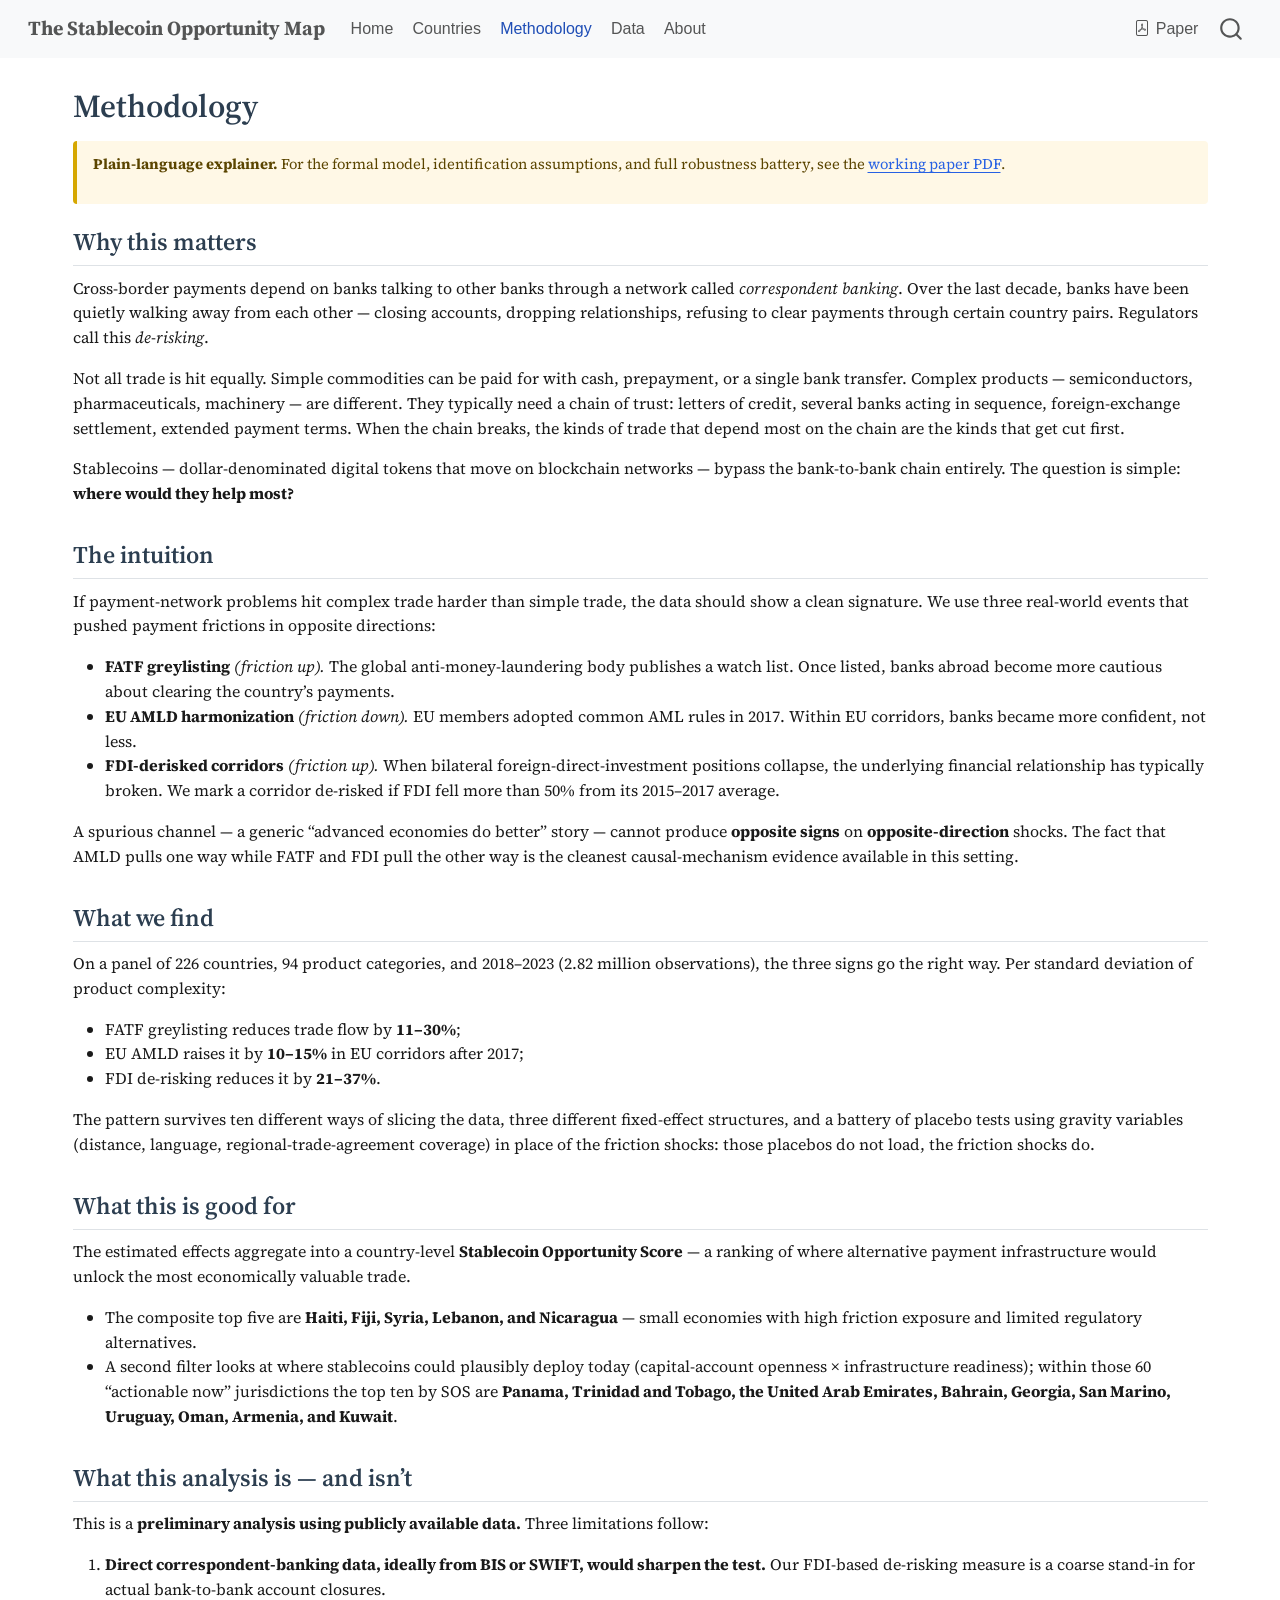
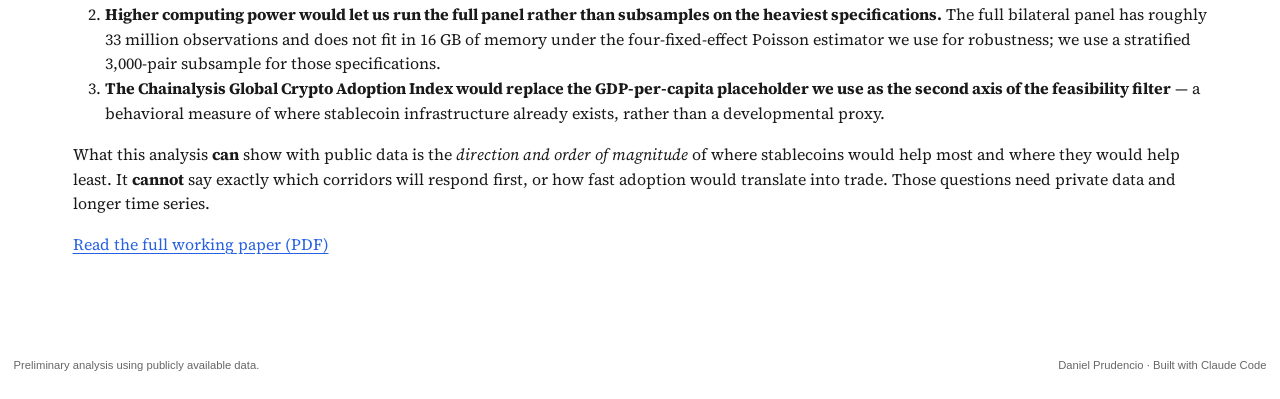
<file: docs/method.html>
<!DOCTYPE html>
<html xmlns="http://www.w3.org/1999/xhtml" lang="en" xml:lang="en"><head>

<meta charset="utf-8">
<meta name="generator" content="quarto-1.9.35">

<meta name="viewport" content="width=device-width, initial-scale=1.0, user-scalable=yes">

<meta name="description" content="Plain-language explainer of the Stablecoin Opportunity Score: three natural experiments, country-level composite, feasibility filter.">

<title>Methodology — Stablecoin Opportunity Map – The Stablecoin Opportunity Map</title>
<style>
/* Default styles provided by pandoc.
** See https://pandoc.org/MANUAL.html#variables-for-html for config info.
*/
code{white-space: pre-wrap;}
span.smallcaps{font-variant: small-caps;}
div.columns{display: flex; gap: min(4vw, 1.5em);}
div.column{flex: auto; overflow-x: auto;}
div.hanging-indent{margin-left: 1.5em; text-indent: -1.5em;}
ul.task-list{list-style: none;}
ul.task-list li input[type="checkbox"] {
  width: 0.8em;
  margin: 0 0.8em 0.2em -1em; /* quarto-specific, see https://github.com/quarto-dev/quarto-cli/issues/4556 */ 
  vertical-align: middle;
}
</style>


<script src="site_libs/quarto-nav/quarto-nav.js"></script>
<script src="site_libs/quarto-nav/headroom.min.js"></script>
<script src="site_libs/clipboard/clipboard.min.js"></script>
<script src="site_libs/quarto-search/autocomplete.umd.js"></script>
<script src="site_libs/quarto-search/fuse.min.js"></script>
<script src="site_libs/quarto-search/quarto-search.js"></script>
<meta name="quarto:offset" content="./">
<script src="site_libs/quarto-html/quarto.js" type="module"></script>
<script src="site_libs/quarto-html/tabsets/tabsets.js" type="module"></script>
<script src="site_libs/quarto-html/popper.min.js"></script>
<script src="site_libs/quarto-html/tippy.umd.min.js"></script>
<script src="site_libs/quarto-html/anchor.min.js"></script>
<link href="site_libs/quarto-html/tippy.css" rel="stylesheet">
<link href="site_libs/quarto-html/quarto-syntax-highlighting-46f66b053e56abd73bb6e954d61a315b.css" rel="stylesheet" id="quarto-text-highlighting-styles">
<script src="site_libs/bootstrap/bootstrap.min.js"></script>
<link href="site_libs/bootstrap/bootstrap-icons.css" rel="stylesheet">
<link href="site_libs/bootstrap/bootstrap-8c23a962269cd88c48cf1000cbaad51a.min.css" rel="stylesheet" append-hash="true" id="quarto-bootstrap" data-mode="light">
<script id="quarto-search-options" type="application/json">{
  "location": "navbar",
  "copy-button": false,
  "collapse-after": 3,
  "panel-placement": "end",
  "type": "overlay",
  "limit": 50,
  "keyboard-shortcut": [
    "f",
    "/",
    "s"
  ],
  "show-item-context": false,
  "language": {
    "search-no-results-text": "No results",
    "search-matching-documents-text": "matching documents",
    "search-copy-link-title": "Copy link to search",
    "search-hide-matches-text": "Hide additional matches",
    "search-more-match-text": "more match in this document",
    "search-more-matches-text": "more matches in this document",
    "search-clear-button-title": "Clear",
    "search-text-placeholder": "",
    "search-detached-cancel-button-title": "Cancel",
    "search-submit-button-title": "Submit",
    "search-label": "Search"
  }
}</script>
<link rel="icon" type="image/svg+xml" href="assets/favicon.svg">
<link rel="preconnect" href="https://fonts.googleapis.com">
<link rel="preconnect" href="https://fonts.gstatic.com" crossorigin="">
<link href="https://fonts.googleapis.com/css2?family=Source+Serif+Pro:wght@400;600;700&amp;display=swap" rel="stylesheet">


<link rel="stylesheet" href="assets/custom.css">
<meta property="og:title" content="Methodology — Stablecoin Opportunity Map">
<meta property="og:description" content="Where would alternative payment infrastructure unlock the most economically valuable trade?">
<meta property="og:site_name" content="The Stablecoin Opportunity Map">
<meta name="twitter:title" content="Methodology — Stablecoin Opportunity Map">
<meta name="twitter:description" content="Where would alternative payment infrastructure unlock the most economically valuable trade?">
<meta name="twitter:card" content="summary">
</head>

<body class="nav-fixed quarto-light">

<div id="quarto-search-results"></div>
  <header id="quarto-header" class="headroom fixed-top">
    <nav class="navbar navbar-expand-lg " data-bs-theme="dark">
      <div class="navbar-container container-fluid">
      <div class="navbar-brand-container mx-auto">
    <a class="navbar-brand" href="./index.html">
    <span class="navbar-title">The Stablecoin Opportunity Map</span>
    </a>
  </div>
            <div id="quarto-search" class="" title="Search"></div>
          <button class="navbar-toggler" type="button" data-bs-toggle="collapse" data-bs-target="#navbarCollapse" aria-controls="navbarCollapse" role="menu" aria-expanded="false" aria-label="Toggle navigation" onclick="if (window.quartoToggleHeadroom) { window.quartoToggleHeadroom(); }">
  <span class="navbar-toggler-icon"></span>
</button>
          <div class="collapse navbar-collapse" id="navbarCollapse">
            <ul class="navbar-nav navbar-nav-scroll me-auto">
  <li class="nav-item">
    <a class="nav-link" href="./index.html"> 
<span class="menu-text">Home</span></a>
  </li>  
  <li class="nav-item">
    <a class="nav-link" href="./country.html"> 
<span class="menu-text">Countries</span></a>
  </li>  
  <li class="nav-item">
    <a class="nav-link active" href="./method.html" aria-current="page"> 
<span class="menu-text">Methodology</span></a>
  </li>  
  <li class="nav-item">
    <a class="nav-link" href="./data.html"> 
<span class="menu-text">Data</span></a>
  </li>  
  <li class="nav-item">
    <a class="nav-link" href="./about.html"> 
<span class="menu-text">About</span></a>
  </li>  
</ul>
            <ul class="navbar-nav navbar-nav-scroll ms-auto">
  <li class="nav-item">
    <a class="nav-link" href="./assets/paper.pdf"> <i class="bi bi-file-pdf" role="img">
</i> 
<span class="menu-text">Paper</span></a>
  </li>  
</ul>
          </div> <!-- /navcollapse -->
            <div class="quarto-navbar-tools">
</div>
      </div> <!-- /container-fluid -->
    </nav>
</header>
<!-- content -->
<div id="quarto-content" class="quarto-container page-columns page-rows-contents page-layout-full page-navbar">
<!-- sidebar -->
<!-- margin-sidebar -->
    
<!-- main -->
<main class="content column-page" id="quarto-document-content">

<header id="title-block-header" class="quarto-title-block default">
<div class="quarto-title">
<h1 class="title">Methodology</h1>
</div>



<div class="quarto-title-meta column-page">

    
  
    
  </div>
  


</header>


<div class="sos-disclaimer">
<p><strong>Plain-language explainer.</strong> For the formal model, identification assumptions, and full robustness battery, see the <a href="assets/paper.pdf">working paper PDF</a>.</p>
</div>
<section id="why-this-matters" class="level2">
<h2 class="anchored" data-anchor-id="why-this-matters">Why this matters</h2>
<p>Cross-border payments depend on banks talking to other banks through a network called <em>correspondent banking</em>. Over the last decade, banks have been quietly walking away from each other — closing accounts, dropping relationships, refusing to clear payments through certain country pairs. Regulators call this <em>de-risking</em>.</p>
<p>Not all trade is hit equally. Simple commodities can be paid for with cash, prepayment, or a single bank transfer. Complex products — semiconductors, pharmaceuticals, machinery — are different. They typically need a chain of trust: letters of credit, several banks acting in sequence, foreign-exchange settlement, extended payment terms. When the chain breaks, the kinds of trade that depend most on the chain are the kinds that get cut first.</p>
<p>Stablecoins — dollar-denominated digital tokens that move on blockchain networks — bypass the bank-to-bank chain entirely. The question is simple: <strong>where would they help most?</strong></p>
</section>
<section id="the-intuition" class="level2">
<h2 class="anchored" data-anchor-id="the-intuition">The intuition</h2>
<p>If payment-network problems hit complex trade harder than simple trade, the data should show a clean signature. We use three real-world events that pushed payment frictions in opposite directions:</p>
<ul>
<li><strong>FATF greylisting</strong> <em>(friction up).</em> The global anti-money-laundering body publishes a watch list. Once listed, banks abroad become more cautious about clearing the country’s payments.</li>
<li><strong>EU AMLD harmonization</strong> <em>(friction down).</em> EU members adopted common AML rules in 2017. Within EU corridors, banks became more confident, not less.</li>
<li><strong>FDI-derisked corridors</strong> <em>(friction up).</em> When bilateral foreign-direct-investment positions collapse, the underlying financial relationship has typically broken. We mark a corridor de-risked if FDI fell more than 50% from its 2015–2017 average.</li>
</ul>
<p>A spurious channel — a generic “advanced economies do better” story — cannot produce <strong>opposite signs</strong> on <strong>opposite-direction</strong> shocks. The fact that AMLD pulls one way while FATF and FDI pull the other way is the cleanest causal-mechanism evidence available in this setting.</p>
</section>
<section id="what-we-find" class="level2">
<h2 class="anchored" data-anchor-id="what-we-find">What we find</h2>
<p>On a panel of 226 countries, 94 product categories, and 2018–2023 (2.82 million observations), the three signs go the right way. Per standard deviation of product complexity:</p>
<ul>
<li>FATF greylisting reduces trade flow by <strong>11–30%</strong>;</li>
<li>EU AMLD raises it by <strong>10–15%</strong> in EU corridors after 2017;</li>
<li>FDI de-risking reduces it by <strong>21–37%</strong>.</li>
</ul>
<p>The pattern survives ten different ways of slicing the data, three different fixed-effect structures, and a battery of placebo tests using gravity variables (distance, language, regional-trade-agreement coverage) in place of the friction shocks: those placebos do not load, the friction shocks do.</p>
</section>
<section id="what-this-is-good-for" class="level2">
<h2 class="anchored" data-anchor-id="what-this-is-good-for">What this is good for</h2>
<p>The estimated effects aggregate into a country-level <strong>Stablecoin Opportunity Score</strong> — a ranking of where alternative payment infrastructure would unlock the most economically valuable trade.</p>
<ul>
<li>The composite top five are <strong>Haiti, Fiji, Syria, Lebanon, and Nicaragua</strong> — small economies with high friction exposure and limited regulatory alternatives.</li>
<li>A second filter looks at where stablecoins could plausibly deploy today (capital-account openness × infrastructure readiness); within those 60 “actionable now” jurisdictions the top ten by SOS are <strong>Panama, Trinidad and Tobago, the United Arab Emirates, Bahrain, Georgia, San Marino, Uruguay, Oman, Armenia, and Kuwait</strong>.</li>
</ul>
</section>
<section id="what-this-analysis-is-and-isnt" class="level2">
<h2 class="anchored" data-anchor-id="what-this-analysis-is-and-isnt">What this analysis is — and isn’t</h2>
<p>This is a <strong>preliminary analysis using publicly available data.</strong> Three limitations follow:</p>
<ol type="1">
<li><strong>Direct correspondent-banking data, ideally from BIS or SWIFT, would sharpen the test.</strong> Our FDI-based de-risking measure is a coarse stand-in for actual bank-to-bank account closures.</li>
<li><strong>Higher computing power would let us run the full panel rather than subsamples on the heaviest specifications.</strong> The full bilateral panel has roughly 33 million observations and does not fit in 16 GB of memory under the four-fixed-effect Poisson estimator we use for robustness; we use a stratified 3,000-pair subsample for those specifications.</li>
<li><strong>The Chainalysis Global Crypto Adoption Index would replace the GDP-per-capita placeholder we use as the second axis of the feasibility filter</strong> — a behavioral measure of where stablecoin infrastructure already exists, rather than a developmental proxy.</li>
</ol>
<p>What this analysis <strong>can</strong> show with public data is the <em>direction and order of magnitude</em> of where stablecoins would help most and where they would help least. It <strong>cannot</strong> say exactly which corridors will respond first, or how fast adoption would translate into trade. Those questions need private data and longer time series.</p>
<p><a href="assets/paper.pdf">Read the full working paper (PDF)</a></p>


</section>

</main> <!-- /main -->
<script id="quarto-html-after-body" type="application/javascript">
  window.document.addEventListener("DOMContentLoaded", function (event) {
    const icon = "";
    const anchorJS = new window.AnchorJS();
    anchorJS.options = {
      placement: 'right',
      icon: icon
    };
    anchorJS.add('.anchored');
    const isCodeAnnotation = (el) => {
      for (const clz of el.classList) {
        if (clz.startsWith('code-annotation-')) {                     
          return true;
        }
      }
      return false;
    }
    const onCopySuccess = function(e) {
      // button target
      const button = e.trigger;
      // don't keep focus
      button.blur();
      // flash "checked"
      button.classList.add('code-copy-button-checked');
      var currentTitle = button.getAttribute("title");
      button.setAttribute("title", "Copied!");
      let tooltip;
      if (window.bootstrap) {
        button.setAttribute("data-bs-toggle", "tooltip");
        button.setAttribute("data-bs-placement", "left");
        button.setAttribute("data-bs-title", "Copied!");
        tooltip = new bootstrap.Tooltip(button, 
          { trigger: "manual", 
            customClass: "code-copy-button-tooltip",
            offset: [0, -8]});
        tooltip.show();    
      }
      setTimeout(function() {
        if (tooltip) {
          tooltip.hide();
          button.removeAttribute("data-bs-title");
          button.removeAttribute("data-bs-toggle");
          button.removeAttribute("data-bs-placement");
        }
        button.setAttribute("title", currentTitle);
        button.classList.remove('code-copy-button-checked');
      }, 1000);
      // clear code selection
      e.clearSelection();
    }
    const getTextToCopy = function(trigger) {
      const outerScaffold = trigger.parentElement.cloneNode(true);
      const codeEl = outerScaffold.querySelector('code');
      for (const childEl of codeEl.children) {
        if (isCodeAnnotation(childEl)) {
          childEl.remove();
        }
      }
      return codeEl.innerText;
    }
    const clipboard = new window.ClipboardJS('.code-copy-button:not([data-in-quarto-modal])', {
      text: getTextToCopy
    });
    clipboard.on('success', onCopySuccess);
    if (window.document.getElementById('quarto-embedded-source-code-modal')) {
      const clipboardModal = new window.ClipboardJS('.code-copy-button[data-in-quarto-modal]', {
        text: getTextToCopy,
        container: window.document.getElementById('quarto-embedded-source-code-modal')
      });
      clipboardModal.on('success', onCopySuccess);
    }
      var localhostRegex = new RegExp(/^(?:http|https):\/\/localhost\:?[0-9]*\//);
      var mailtoRegex = new RegExp(/^mailto:/);
        var filterRegex = new RegExp('/' + window.location.host + '/');
      var isInternal = (href) => {
          return filterRegex.test(href) || localhostRegex.test(href) || mailtoRegex.test(href);
      }
      // Inspect non-navigation links and adorn them if external
     var links = window.document.querySelectorAll('a[href]:not(.nav-link):not(.navbar-brand):not(.toc-action):not(.sidebar-link):not(.sidebar-item-toggle):not(.pagination-link):not(.no-external):not([aria-hidden]):not(.dropdown-item):not(.quarto-navigation-tool):not(.about-link)');
      for (var i=0; i<links.length; i++) {
        const link = links[i];
        if (!isInternal(link.href)) {
          // undo the damage that might have been done by quarto-nav.js in the case of
          // links that we want to consider external
          if (link.dataset.originalHref !== undefined) {
            link.href = link.dataset.originalHref;
          }
        }
      }
    function tippyHover(el, contentFn, onTriggerFn, onUntriggerFn) {
      const config = {
        allowHTML: true,
        maxWidth: 500,
        delay: 100,
        arrow: false,
        appendTo: function(el) {
            return el.parentElement;
        },
        interactive: true,
        interactiveBorder: 10,
        theme: 'quarto',
        placement: 'bottom-start',
      };
      if (contentFn) {
        config.content = contentFn;
      }
      if (onTriggerFn) {
        config.onTrigger = onTriggerFn;
      }
      if (onUntriggerFn) {
        config.onUntrigger = onUntriggerFn;
      }
      window.tippy(el, config); 
    }
    const noterefs = window.document.querySelectorAll('a[role="doc-noteref"]');
    for (var i=0; i<noterefs.length; i++) {
      const ref = noterefs[i];
      tippyHover(ref, function() {
        // use id or data attribute instead here
        let href = ref.getAttribute('data-footnote-href') || ref.getAttribute('href');
        try { href = new URL(href).hash; } catch {}
        const id = href.replace(/^#\/?/, "");
        const note = window.document.getElementById(id);
        if (note) {
          return note.innerHTML;
        } else {
          return "";
        }
      });
    }
    const xrefs = window.document.querySelectorAll('a.quarto-xref');
    const processXRef = (id, note) => {
      // Strip column container classes
      const stripColumnClz = (el) => {
        el.classList.remove("page-full", "page-columns");
        if (el.children) {
          for (const child of el.children) {
            stripColumnClz(child);
          }
        }
      }
      stripColumnClz(note)
      if (id === null || id.startsWith('sec-')) {
        // Special case sections, only their first couple elements
        const container = document.createElement("div");
        if (note.children && note.children.length > 2) {
          container.appendChild(note.children[0].cloneNode(true));
          for (let i = 1; i < note.children.length; i++) {
            const child = note.children[i];
            if (child.tagName === "P" && child.innerText === "") {
              continue;
            } else {
              container.appendChild(child.cloneNode(true));
              break;
            }
          }
          if (window.Quarto?.typesetMath) {
            window.Quarto.typesetMath(container);
          }
          return container.innerHTML
        } else {
          if (window.Quarto?.typesetMath) {
            window.Quarto.typesetMath(note);
          }
          return note.innerHTML;
        }
      } else {
        // Remove any anchor links if they are present
        const anchorLink = note.querySelector('a.anchorjs-link');
        if (anchorLink) {
          anchorLink.remove();
        }
        if (window.Quarto?.typesetMath) {
          window.Quarto.typesetMath(note);
        }
        if (note.classList.contains("callout")) {
          return note.outerHTML;
        } else {
          return note.innerHTML;
        }
      }
    }
    for (var i=0; i<xrefs.length; i++) {
      const xref = xrefs[i];
      tippyHover(xref, undefined, function(instance) {
        instance.disable();
        let url = xref.getAttribute('href');
        let hash = undefined; 
        if (url.startsWith('#')) {
          hash = url;
        } else {
          try { hash = new URL(url).hash; } catch {}
        }
        if (hash) {
          const id = hash.replace(/^#\/?/, "");
          const note = window.document.getElementById(id);
          if (note !== null) {
            try {
              const html = processXRef(id, note.cloneNode(true));
              instance.setContent(html);
            } finally {
              instance.enable();
              instance.show();
            }
          } else {
            // See if we can fetch this
            fetch(url.split('#')[0])
            .then(res => res.text())
            .then(html => {
              const parser = new DOMParser();
              const htmlDoc = parser.parseFromString(html, "text/html");
              const note = htmlDoc.getElementById(id);
              if (note !== null) {
                const html = processXRef(id, note);
                instance.setContent(html);
              } 
            }).finally(() => {
              instance.enable();
              instance.show();
            });
          }
        } else {
          // See if we can fetch a full url (with no hash to target)
          // This is a special case and we should probably do some content thinning / targeting
          fetch(url)
          .then(res => res.text())
          .then(html => {
            const parser = new DOMParser();
            const htmlDoc = parser.parseFromString(html, "text/html");
            const note = htmlDoc.querySelector('main.content');
            if (note !== null) {
              // This should only happen for chapter cross references
              // (since there is no id in the URL)
              // remove the first header
              if (note.children.length > 0 && note.children[0].tagName === "HEADER") {
                note.children[0].remove();
              }
              const html = processXRef(null, note);
              instance.setContent(html);
            } 
          }).finally(() => {
            instance.enable();
            instance.show();
          });
        }
      }, function(instance) {
      });
    }
        let selectedAnnoteEl;
        const selectorForAnnotation = ( cell, annotation) => {
          let cellAttr = 'data-code-cell="' + cell + '"';
          let lineAttr = 'data-code-annotation="' +  annotation + '"';
          const selector = 'span[' + cellAttr + '][' + lineAttr + ']';
          return selector;
        }
        const selectCodeLines = (annoteEl) => {
          const doc = window.document;
          const targetCell = annoteEl.getAttribute("data-target-cell");
          const targetAnnotation = annoteEl.getAttribute("data-target-annotation");
          const annoteSpan = window.document.querySelector(selectorForAnnotation(targetCell, targetAnnotation));
          const lines = annoteSpan.getAttribute("data-code-lines").split(",");
          const lineIds = lines.map((line) => {
            return targetCell + "-" + line;
          })
          let top = null;
          let height = null;
          let parent = null;
          if (lineIds.length > 0) {
              //compute the position of the single el (top and bottom and make a div)
              const el = window.document.getElementById(lineIds[0]);
              top = el.offsetTop;
              height = el.offsetHeight;
              parent = el.parentElement.parentElement;
            if (lineIds.length > 1) {
              const lastEl = window.document.getElementById(lineIds[lineIds.length - 1]);
              const bottom = lastEl.offsetTop + lastEl.offsetHeight;
              height = bottom - top;
            }
            if (top !== null && height !== null && parent !== null) {
              // cook up a div (if necessary) and position it 
              let div = window.document.getElementById("code-annotation-line-highlight");
              if (div === null) {
                div = window.document.createElement("div");
                div.setAttribute("id", "code-annotation-line-highlight");
                div.style.position = 'absolute';
                parent.appendChild(div);
              }
              div.style.top = top - 2 + "px";
              div.style.height = height + 4 + "px";
              div.style.left = 0;
              let gutterDiv = window.document.getElementById("code-annotation-line-highlight-gutter");
              if (gutterDiv === null) {
                gutterDiv = window.document.createElement("div");
                gutterDiv.setAttribute("id", "code-annotation-line-highlight-gutter");
                gutterDiv.style.position = 'absolute';
                const codeCell = window.document.getElementById(targetCell);
                const gutter = codeCell.querySelector('.code-annotation-gutter');
                gutter.appendChild(gutterDiv);
              }
              gutterDiv.style.top = top - 2 + "px";
              gutterDiv.style.height = height + 4 + "px";
            }
            selectedAnnoteEl = annoteEl;
          }
        };
        const unselectCodeLines = () => {
          const elementsIds = ["code-annotation-line-highlight", "code-annotation-line-highlight-gutter"];
          elementsIds.forEach((elId) => {
            const div = window.document.getElementById(elId);
            if (div) {
              div.remove();
            }
          });
          selectedAnnoteEl = undefined;
        };
          // Handle positioning of the toggle
      window.addEventListener(
        "resize",
        throttle(() => {
          elRect = undefined;
          if (selectedAnnoteEl) {
            selectCodeLines(selectedAnnoteEl);
          }
        }, 10)
      );
      function throttle(fn, ms) {
      let throttle = false;
      let timer;
        return (...args) => {
          if(!throttle) { // first call gets through
              fn.apply(this, args);
              throttle = true;
          } else { // all the others get throttled
              if(timer) clearTimeout(timer); // cancel #2
              timer = setTimeout(() => {
                fn.apply(this, args);
                timer = throttle = false;
              }, ms);
          }
        };
      }
        // Attach click handler to the DT
        const annoteDls = window.document.querySelectorAll('dt[data-target-cell]');
        for (const annoteDlNode of annoteDls) {
          annoteDlNode.addEventListener('click', (event) => {
            const clickedEl = event.target;
            if (clickedEl !== selectedAnnoteEl) {
              unselectCodeLines();
              const activeEl = window.document.querySelector('dt[data-target-cell].code-annotation-active');
              if (activeEl) {
                activeEl.classList.remove('code-annotation-active');
              }
              selectCodeLines(clickedEl);
              clickedEl.classList.add('code-annotation-active');
            } else {
              // Unselect the line
              unselectCodeLines();
              clickedEl.classList.remove('code-annotation-active');
            }
          });
        }
    const findCites = (el) => {
      const parentEl = el.parentElement;
      if (parentEl) {
        const cites = parentEl.dataset.cites;
        if (cites) {
          return {
            el,
            cites: cites.split(' ')
          };
        } else {
          return findCites(el.parentElement)
        }
      } else {
        return undefined;
      }
    };
    var bibliorefs = window.document.querySelectorAll('a[role="doc-biblioref"]');
    for (var i=0; i<bibliorefs.length; i++) {
      const ref = bibliorefs[i];
      const citeInfo = findCites(ref);
      if (citeInfo) {
        tippyHover(citeInfo.el, function() {
          var popup = window.document.createElement('div');
          citeInfo.cites.forEach(function(cite) {
            var citeDiv = window.document.createElement('div');
            citeDiv.classList.add('hanging-indent');
            citeDiv.classList.add('csl-entry');
            var biblioDiv = window.document.getElementById('ref-' + cite);
            if (biblioDiv) {
              citeDiv.innerHTML = biblioDiv.innerHTML;
            }
            popup.appendChild(citeDiv);
          });
          return popup.innerHTML;
        });
      }
    }
  });
  </script>
</div> <!-- /content -->
<footer class="footer">
  <div class="nav-footer">
    <div class="nav-footer-left">
<p>Preliminary analysis using publicly available data.</p>
</div>   
    <div class="nav-footer-center">
      &nbsp;
    </div>
    <div class="nav-footer-right">
<p>Daniel Prudencio · Built with Claude Code</p>
</div>
  </div>
</footer>




</body></html>
</file>
<file: docs/site_libs/quarto-html/tippy.css>
.tippy-box[data-animation=fade][data-state=hidden]{opacity:0}[data-tippy-root]{max-width:calc(100vw - 10px)}.tippy-box{position:relative;background-color:#333;color:#fff;border-radius:4px;font-size:14px;line-height:1.4;white-space:normal;outline:0;transition-property:transform,visibility,opacity}.tippy-box[data-placement^=top]>.tippy-arrow{bottom:0}.tippy-box[data-placement^=top]>.tippy-arrow:before{bottom:-7px;left:0;border-width:8px 8px 0;border-top-color:initial;transform-origin:center top}.tippy-box[data-placement^=bottom]>.tippy-arrow{top:0}.tippy-box[data-placement^=bottom]>.tippy-arrow:before{top:-7px;left:0;border-width:0 8px 8px;border-bottom-color:initial;transform-origin:center bottom}.tippy-box[data-placement^=left]>.tippy-arrow{right:0}.tippy-box[data-placement^=left]>.tippy-arrow:before{border-width:8px 0 8px 8px;border-left-color:initial;right:-7px;transform-origin:center left}.tippy-box[data-placement^=right]>.tippy-arrow{left:0}.tippy-box[data-placement^=right]>.tippy-arrow:before{left:-7px;border-width:8px 8px 8px 0;border-right-color:initial;transform-origin:center right}.tippy-box[data-inertia][data-state=visible]{transition-timing-function:cubic-bezier(.54,1.5,.38,1.11)}.tippy-arrow{width:16px;height:16px;color:#333}.tippy-arrow:before{content:"";position:absolute;border-color:transparent;border-style:solid}.tippy-content{position:relative;padding:5px 9px;z-index:1}
</file>
<file: docs/site_libs/quarto-html/quarto-syntax-highlighting-46f66b053e56abd73bb6e954d61a315b.css>
/* quarto syntax highlight colors */
:root {
  --quarto-hl-ot-color: #003B4F;
  --quarto-hl-at-color: #657422;
  --quarto-hl-ss-color: #20794D;
  --quarto-hl-an-color: #5E5E5E;
  --quarto-hl-fu-color: #4758AB;
  --quarto-hl-st-color: #20794D;
  --quarto-hl-cf-color: #003B4F;
  --quarto-hl-op-color: #5E5E5E;
  --quarto-hl-er-color: #AD0000;
  --quarto-hl-bn-color: #AD0000;
  --quarto-hl-al-color: #AD0000;
  --quarto-hl-va-color: #111111;
  --quarto-hl-bu-color: inherit;
  --quarto-hl-ex-color: inherit;
  --quarto-hl-pp-color: #AD0000;
  --quarto-hl-in-color: #5E5E5E;
  --quarto-hl-vs-color: #20794D;
  --quarto-hl-wa-color: #5E5E5E;
  --quarto-hl-do-color: #5E5E5E;
  --quarto-hl-im-color: #00769E;
  --quarto-hl-ch-color: #20794D;
  --quarto-hl-dt-color: #AD0000;
  --quarto-hl-fl-color: #AD0000;
  --quarto-hl-co-color: #5E5E5E;
  --quarto-hl-cv-color: #5E5E5E;
  --quarto-hl-cn-color: #8f5902;
  --quarto-hl-sc-color: #5E5E5E;
  --quarto-hl-dv-color: #AD0000;
  --quarto-hl-kw-color: #003B4F;
}

/* other quarto variables */
:root {
  --quarto-font-monospace: SFMono-Regular, Menlo, Monaco, Consolas, "Liberation Mono", "Courier New", monospace;
}

/* syntax highlight based on Pandoc's rules */
pre > code.sourceCode > span {
  color: #003B4F;
}

code.sourceCode > span {
  color: #003B4F;
}

div.sourceCode,
div.sourceCode pre.sourceCode {
  color: #003B4F;
}

/* Normal */
code span {
  color: #003B4F;
}

/* Alert */
code span.al {
  color: #AD0000;
  font-style: inherit;
}

/* Annotation */
code span.an {
  color: #5E5E5E;
  font-style: inherit;
}

/* Attribute */
code span.at {
  color: #657422;
  font-style: inherit;
}

/* BaseN */
code span.bn {
  color: #AD0000;
  font-style: inherit;
}

/* BuiltIn */
code span.bu {
  font-style: inherit;
}

/* ControlFlow */
code span.cf {
  color: #003B4F;
  font-weight: bold;
  font-style: inherit;
}

/* Char */
code span.ch {
  color: #20794D;
  font-style: inherit;
}

/* Constant */
code span.cn {
  color: #8f5902;
  font-style: inherit;
}

/* Comment */
code span.co {
  color: #5E5E5E;
  font-style: inherit;
}

/* CommentVar */
code span.cv {
  color: #5E5E5E;
  font-style: italic;
}

/* Documentation */
code span.do {
  color: #5E5E5E;
  font-style: italic;
}

/* DataType */
code span.dt {
  color: #AD0000;
  font-style: inherit;
}

/* DecVal */
code span.dv {
  color: #AD0000;
  font-style: inherit;
}

/* Error */
code span.er {
  color: #AD0000;
  font-style: inherit;
}

/* Extension */
code span.ex {
  font-style: inherit;
}

/* Float */
code span.fl {
  color: #AD0000;
  font-style: inherit;
}

/* Function */
code span.fu {
  color: #4758AB;
  font-style: inherit;
}

/* Import */
code span.im {
  color: #00769E;
  font-style: inherit;
}

/* Information */
code span.in {
  color: #5E5E5E;
  font-style: inherit;
}

/* Keyword */
code span.kw {
  color: #003B4F;
  font-weight: bold;
  font-style: inherit;
}

/* Operator */
code span.op {
  color: #5E5E5E;
  font-style: inherit;
}

/* Other */
code span.ot {
  color: #003B4F;
  font-style: inherit;
}

/* Preprocessor */
code span.pp {
  color: #AD0000;
  font-style: inherit;
}

/* SpecialChar */
code span.sc {
  color: #5E5E5E;
  font-style: inherit;
}

/* SpecialString */
code span.ss {
  color: #20794D;
  font-style: inherit;
}

/* String */
code span.st {
  color: #20794D;
  font-style: inherit;
}

/* Variable */
code span.va {
  color: #111111;
  font-style: inherit;
}

/* VerbatimString */
code span.vs {
  color: #20794D;
  font-style: inherit;
}

/* Warning */
code span.wa {
  color: #5E5E5E;
  font-style: italic;
}

.prevent-inlining {
  content: "</";
}

/*# sourceMappingURL=5022ed312398f59a55adce476d7327af.css.map */
</file>
<file: docs/assets/custom.css>
/* Stablecoin Opportunity Map — site theme.
   Serif typography to match the working paper; viridis chart palette is
   applied at the chart level (see _ojs/palette.js). */

:root {
  --sos-serif: 'Source Serif Pro', Georgia, 'Times New Roman', serif;
  --sos-sans: -apple-system, BlinkMacSystemFont, 'Segoe UI', Roboto, sans-serif;
  --sos-text: #1a1a1a;
  --sos-muted: #666;
  --sos-accent: #2c3e50;
  --sos-card-bg: #ffffff;
  --sos-card-border: #e6e6e6;
  --sos-shadow: 0 1px 3px rgba(0, 0, 0, 0.08);
  --color-fatf: #FC8D62;
  --color-fdi: #8DA0CB;
  --color-amld: #66C2A5;
}

body {
  font-family: var(--sos-serif);
  color: var(--sos-text);
  font-size: 16px;
  line-height: 1.55;
}

h1, h2, h3, h4, h5, h6 {
  font-family: var(--sos-serif);
  font-weight: 600;
  color: var(--sos-accent);
}

h1 { font-size: 2.0rem; margin-bottom: 0.4rem; }
h2 { font-size: 1.5rem; margin-top: 2.2rem; margin-bottom: 0.6rem; }
h3 { font-size: 1.2rem; margin-top: 1.6rem; }

.navbar { font-family: var(--sos-sans); }
.navbar-brand { font-family: var(--sos-serif); font-weight: 700; }

/* Disclaimer banner */
.sos-disclaimer {
  background: #fff8e6;
  border-left: 4px solid #d6a700;
  padding: 0.75rem 1rem;
  margin: 1rem 0 1.5rem 0;
  font-size: 0.92rem;
  color: #5b4500;
  border-radius: 4px;
}

/* KPI cards */
.kpi-row {
  display: grid;
  grid-template-columns: repeat(auto-fit, minmax(160px, 1fr));
  gap: 0.75rem;
  margin: 1rem 0 1.5rem 0;
}
.kpi-card {
  background: var(--sos-card-bg);
  border: 1px solid var(--sos-card-border);
  border-radius: 8px;
  padding: 0.85rem 1rem;
  box-shadow: var(--sos-shadow);
}
.kpi-label {
  font-size: 0.78rem;
  text-transform: uppercase;
  letter-spacing: 0.04em;
  color: var(--sos-muted);
  margin-bottom: 0.3rem;
  font-family: var(--sos-sans);
  font-weight: 600;
}
.kpi-value {
  font-size: 1.55rem;
  font-weight: 700;
  color: var(--sos-text);
  line-height: 1.1;
}
.kpi-sub {
  font-size: 0.8rem;
  color: var(--sos-muted);
  margin-top: 0.25rem;
}

/* Country header row */
.country-header {
  display: flex;
  align-items: baseline;
  flex-wrap: wrap;
  gap: 1rem;
  margin: 0.5rem 0 1rem 0;
}
.country-name {
  font-size: 1.9rem;
  font-weight: 700;
  color: var(--sos-accent);
}
.country-iso {
  font-size: 1.1rem;
  color: var(--sos-muted);
  font-weight: 500;
}

/* Quadrant chips */
.quadrant-chip {
  display: inline-block;
  padding: 4px 12px;
  border-radius: 14px;
  color: white;
  font-weight: 600;
  font-size: 0.85rem;
  font-family: var(--sos-sans);
}
.quadrant-Q1 { background: #2ca02c; }
.quadrant-Q2 { background: #ff7f0e; }
.quadrant-Q3 { background: #1f77b4; }
.quadrant-Q4 { background: #d62728; }
.quadrant-other { background: #7f7f7f; }

/* Charts and tables breathing room */
.ojs-output { margin: 0.5rem 0 1.4rem 0; }
.ojs-output svg { max-width: 100%; height: auto; }

/* Inputs.table styling tweaks */
form[role="form"] input[type="search"] {
  font-family: var(--sos-sans);
}

/* Caption-style helper text */
.sos-caption {
  font-size: 0.92rem;
  color: var(--sos-muted);
  font-style: italic;
  margin: 0 0 0.8rem 0;
}

/* Footer */
.nav-footer {
  font-family: var(--sos-sans);
  font-size: 0.85rem;
  color: var(--sos-muted);
}

/* Treemap tooltip */
.treemap-tooltip {
  position: absolute;
  background: rgba(255, 255, 255, 0.95);
  border: 1px solid var(--sos-card-border);
  border-radius: 4px;
  padding: 6px 10px;
  font-family: var(--sos-sans);
  font-size: 0.82rem;
  pointer-events: none;
  box-shadow: var(--sos-shadow);
  max-width: 280px;
}
</file>
